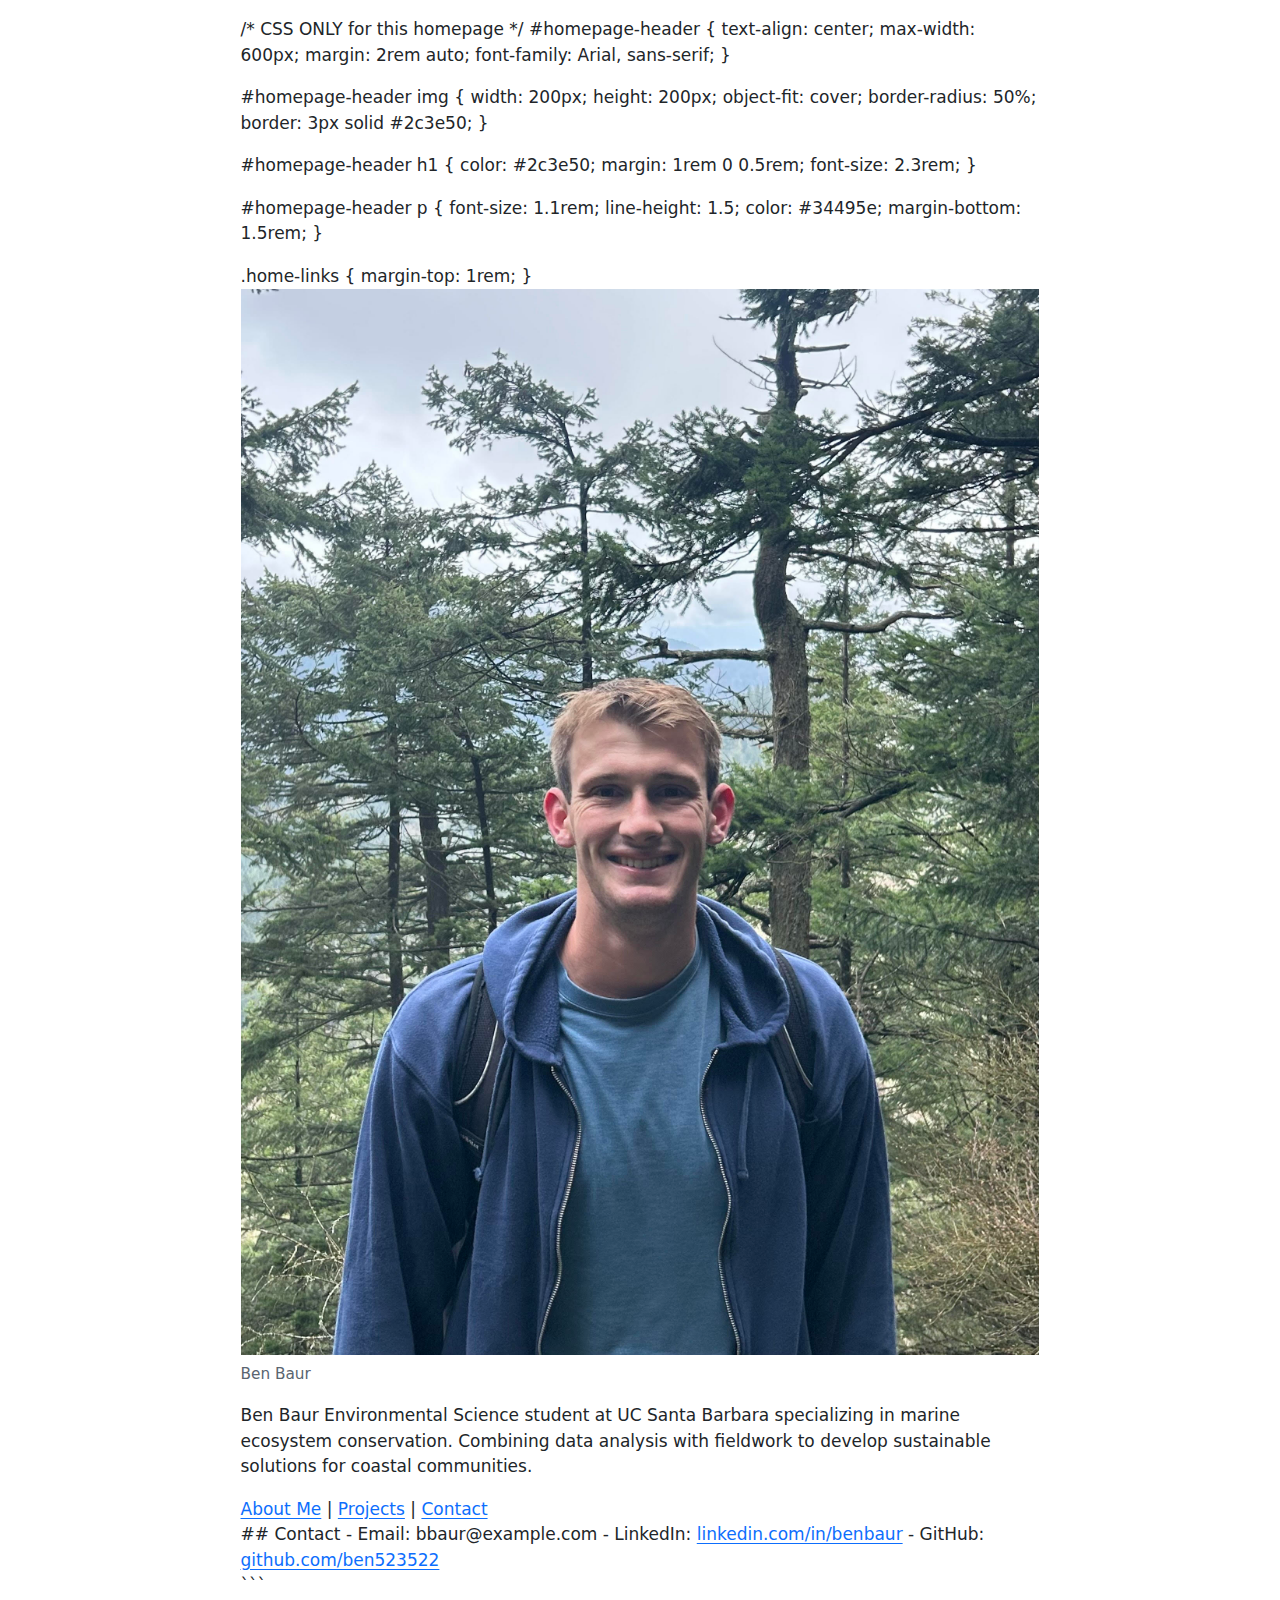
<file: index.html>
<!DOCTYPE html>
<html xmlns="http://www.w3.org/1999/xhtml" lang="en" xml:lang="en"><head>

<meta charset="utf-8">
<meta name="generator" content="quarto-1.7.31">

<meta name="viewport" content="width=device-width, initial-scale=1.0, user-scalable=yes">


<title>index</title>
<style>
code{white-space: pre-wrap;}
span.smallcaps{font-variant: small-caps;}
div.columns{display: flex; gap: min(4vw, 1.5em);}
div.column{flex: auto; overflow-x: auto;}
div.hanging-indent{margin-left: 1.5em; text-indent: -1.5em;}
ul.task-list{list-style: none;}
ul.task-list li input[type="checkbox"] {
  width: 0.8em;
  margin: 0 0.8em 0.2em -1em; /* quarto-specific, see https://github.com/quarto-dev/quarto-cli/issues/4556 */ 
  vertical-align: middle;
}
</style>


<script src="index_files/libs/clipboard/clipboard.min.js"></script>
<script src="index_files/libs/quarto-html/quarto.js" type="module"></script>
<script src="index_files/libs/quarto-html/tabsets/tabsets.js" type="module"></script>
<script src="index_files/libs/quarto-html/popper.min.js"></script>
<script src="index_files/libs/quarto-html/tippy.umd.min.js"></script>
<script src="index_files/libs/quarto-html/anchor.min.js"></script>
<link href="index_files/libs/quarto-html/tippy.css" rel="stylesheet">
<link href="index_files/libs/quarto-html/quarto-syntax-highlighting-e1a5c8363afafaef2c763b6775fbf3ca.css" rel="stylesheet" id="quarto-text-highlighting-styles">
<script src="index_files/libs/bootstrap/bootstrap.min.js"></script>
<link href="index_files/libs/bootstrap/bootstrap-icons.css" rel="stylesheet">
<link href="index_files/libs/bootstrap/bootstrap-bb462d781dde1847d9e3ccf7736099dd.min.css" rel="stylesheet" append-hash="true" id="quarto-bootstrap" data-mode="light">


</head>

<body class="fullcontent quarto-light">

<div id="quarto-content" class="page-columns page-rows-contents page-layout-article">

<main class="content" id="quarto-document-content">




<p>/* CSS ONLY for this homepage */ #homepage-header { text-align: center; max-width: 600px; margin: 2rem auto; font-family: Arial, sans-serif; }</p>
<p>#homepage-header img { width: 200px; height: 200px; object-fit: cover; border-radius: 50%; border: 3px solid #2c3e50; }</p>
<p>#homepage-header h1 { color: #2c3e50; margin: 1rem 0 0.5rem; font-size: 2.3rem; }</p>
<p>#homepage-header p { font-size: 1.1rem; line-height: 1.5; color: #34495e; margin-bottom: 1.5rem; }</p>
.home-links { margin-top: 1rem; }
<div id="homepage-header">
<div class="quarto-figure quarto-figure-center">
<figure class="figure">
<p><img src="images/headshot.jpg" class="img-fluid figure-img"></p>
<figcaption>Ben Baur</figcaption>
</figure>
</div>
<p>Ben Baur Environmental Science student at UC Santa Barbara specializing in marine ecosystem conservation. Combining data analysis with fieldwork to develop sustainable solutions for coastal communities.</p>
<div class="home-links">
<a href="about.qmd">About Me</a> | <a href="projects.qmd">Projects</a> | <a href="#contact">Contact</a>
</div>
</div>
<section id="contact">
## Contact - Email: bbaur@example.com - LinkedIn: <a href="https://linkedin.com/in/benbaur">linkedin.com/in/benbaur</a> - GitHub: <a href="https://github.com/ben523522">github.com/ben523522</a>
</section>
<p>```</p>

</main>
<!-- /main column -->
<script id="quarto-html-after-body" type="application/javascript">
  window.document.addEventListener("DOMContentLoaded", function (event) {
    const icon = "";
    const anchorJS = new window.AnchorJS();
    anchorJS.options = {
      placement: 'right',
      icon: icon
    };
    anchorJS.add('.anchored');
    const isCodeAnnotation = (el) => {
      for (const clz of el.classList) {
        if (clz.startsWith('code-annotation-')) {                     
          return true;
        }
      }
      return false;
    }
    const onCopySuccess = function(e) {
      // button target
      const button = e.trigger;
      // don't keep focus
      button.blur();
      // flash "checked"
      button.classList.add('code-copy-button-checked');
      var currentTitle = button.getAttribute("title");
      button.setAttribute("title", "Copied!");
      let tooltip;
      if (window.bootstrap) {
        button.setAttribute("data-bs-toggle", "tooltip");
        button.setAttribute("data-bs-placement", "left");
        button.setAttribute("data-bs-title", "Copied!");
        tooltip = new bootstrap.Tooltip(button, 
          { trigger: "manual", 
            customClass: "code-copy-button-tooltip",
            offset: [0, -8]});
        tooltip.show();    
      }
      setTimeout(function() {
        if (tooltip) {
          tooltip.hide();
          button.removeAttribute("data-bs-title");
          button.removeAttribute("data-bs-toggle");
          button.removeAttribute("data-bs-placement");
        }
        button.setAttribute("title", currentTitle);
        button.classList.remove('code-copy-button-checked');
      }, 1000);
      // clear code selection
      e.clearSelection();
    }
    const getTextToCopy = function(trigger) {
        const codeEl = trigger.previousElementSibling.cloneNode(true);
        for (const childEl of codeEl.children) {
          if (isCodeAnnotation(childEl)) {
            childEl.remove();
          }
        }
        return codeEl.innerText;
    }
    const clipboard = new window.ClipboardJS('.code-copy-button:not([data-in-quarto-modal])', {
      text: getTextToCopy
    });
    clipboard.on('success', onCopySuccess);
    if (window.document.getElementById('quarto-embedded-source-code-modal')) {
      const clipboardModal = new window.ClipboardJS('.code-copy-button[data-in-quarto-modal]', {
        text: getTextToCopy,
        container: window.document.getElementById('quarto-embedded-source-code-modal')
      });
      clipboardModal.on('success', onCopySuccess);
    }
      var localhostRegex = new RegExp(/^(?:http|https):\/\/localhost\:?[0-9]*\//);
      var mailtoRegex = new RegExp(/^mailto:/);
        var filterRegex = new RegExp('/' + window.location.host + '/');
      var isInternal = (href) => {
          return filterRegex.test(href) || localhostRegex.test(href) || mailtoRegex.test(href);
      }
      // Inspect non-navigation links and adorn them if external
     var links = window.document.querySelectorAll('a[href]:not(.nav-link):not(.navbar-brand):not(.toc-action):not(.sidebar-link):not(.sidebar-item-toggle):not(.pagination-link):not(.no-external):not([aria-hidden]):not(.dropdown-item):not(.quarto-navigation-tool):not(.about-link)');
      for (var i=0; i<links.length; i++) {
        const link = links[i];
        if (!isInternal(link.href)) {
          // undo the damage that might have been done by quarto-nav.js in the case of
          // links that we want to consider external
          if (link.dataset.originalHref !== undefined) {
            link.href = link.dataset.originalHref;
          }
        }
      }
    function tippyHover(el, contentFn, onTriggerFn, onUntriggerFn) {
      const config = {
        allowHTML: true,
        maxWidth: 500,
        delay: 100,
        arrow: false,
        appendTo: function(el) {
            return el.parentElement;
        },
        interactive: true,
        interactiveBorder: 10,
        theme: 'quarto',
        placement: 'bottom-start',
      };
      if (contentFn) {
        config.content = contentFn;
      }
      if (onTriggerFn) {
        config.onTrigger = onTriggerFn;
      }
      if (onUntriggerFn) {
        config.onUntrigger = onUntriggerFn;
      }
      window.tippy(el, config); 
    }
    const noterefs = window.document.querySelectorAll('a[role="doc-noteref"]');
    for (var i=0; i<noterefs.length; i++) {
      const ref = noterefs[i];
      tippyHover(ref, function() {
        // use id or data attribute instead here
        let href = ref.getAttribute('data-footnote-href') || ref.getAttribute('href');
        try { href = new URL(href).hash; } catch {}
        const id = href.replace(/^#\/?/, "");
        const note = window.document.getElementById(id);
        if (note) {
          return note.innerHTML;
        } else {
          return "";
        }
      });
    }
    const xrefs = window.document.querySelectorAll('a.quarto-xref');
    const processXRef = (id, note) => {
      // Strip column container classes
      const stripColumnClz = (el) => {
        el.classList.remove("page-full", "page-columns");
        if (el.children) {
          for (const child of el.children) {
            stripColumnClz(child);
          }
        }
      }
      stripColumnClz(note)
      if (id === null || id.startsWith('sec-')) {
        // Special case sections, only their first couple elements
        const container = document.createElement("div");
        if (note.children && note.children.length > 2) {
          container.appendChild(note.children[0].cloneNode(true));
          for (let i = 1; i < note.children.length; i++) {
            const child = note.children[i];
            if (child.tagName === "P" && child.innerText === "") {
              continue;
            } else {
              container.appendChild(child.cloneNode(true));
              break;
            }
          }
          if (window.Quarto?.typesetMath) {
            window.Quarto.typesetMath(container);
          }
          return container.innerHTML
        } else {
          if (window.Quarto?.typesetMath) {
            window.Quarto.typesetMath(note);
          }
          return note.innerHTML;
        }
      } else {
        // Remove any anchor links if they are present
        const anchorLink = note.querySelector('a.anchorjs-link');
        if (anchorLink) {
          anchorLink.remove();
        }
        if (window.Quarto?.typesetMath) {
          window.Quarto.typesetMath(note);
        }
        if (note.classList.contains("callout")) {
          return note.outerHTML;
        } else {
          return note.innerHTML;
        }
      }
    }
    for (var i=0; i<xrefs.length; i++) {
      const xref = xrefs[i];
      tippyHover(xref, undefined, function(instance) {
        instance.disable();
        let url = xref.getAttribute('href');
        let hash = undefined; 
        if (url.startsWith('#')) {
          hash = url;
        } else {
          try { hash = new URL(url).hash; } catch {}
        }
        if (hash) {
          const id = hash.replace(/^#\/?/, "");
          const note = window.document.getElementById(id);
          if (note !== null) {
            try {
              const html = processXRef(id, note.cloneNode(true));
              instance.setContent(html);
            } finally {
              instance.enable();
              instance.show();
            }
          } else {
            // See if we can fetch this
            fetch(url.split('#')[0])
            .then(res => res.text())
            .then(html => {
              const parser = new DOMParser();
              const htmlDoc = parser.parseFromString(html, "text/html");
              const note = htmlDoc.getElementById(id);
              if (note !== null) {
                const html = processXRef(id, note);
                instance.setContent(html);
              } 
            }).finally(() => {
              instance.enable();
              instance.show();
            });
          }
        } else {
          // See if we can fetch a full url (with no hash to target)
          // This is a special case and we should probably do some content thinning / targeting
          fetch(url)
          .then(res => res.text())
          .then(html => {
            const parser = new DOMParser();
            const htmlDoc = parser.parseFromString(html, "text/html");
            const note = htmlDoc.querySelector('main.content');
            if (note !== null) {
              // This should only happen for chapter cross references
              // (since there is no id in the URL)
              // remove the first header
              if (note.children.length > 0 && note.children[0].tagName === "HEADER") {
                note.children[0].remove();
              }
              const html = processXRef(null, note);
              instance.setContent(html);
            } 
          }).finally(() => {
            instance.enable();
            instance.show();
          });
        }
      }, function(instance) {
      });
    }
        let selectedAnnoteEl;
        const selectorForAnnotation = ( cell, annotation) => {
          let cellAttr = 'data-code-cell="' + cell + '"';
          let lineAttr = 'data-code-annotation="' +  annotation + '"';
          const selector = 'span[' + cellAttr + '][' + lineAttr + ']';
          return selector;
        }
        const selectCodeLines = (annoteEl) => {
          const doc = window.document;
          const targetCell = annoteEl.getAttribute("data-target-cell");
          const targetAnnotation = annoteEl.getAttribute("data-target-annotation");
          const annoteSpan = window.document.querySelector(selectorForAnnotation(targetCell, targetAnnotation));
          const lines = annoteSpan.getAttribute("data-code-lines").split(",");
          const lineIds = lines.map((line) => {
            return targetCell + "-" + line;
          })
          let top = null;
          let height = null;
          let parent = null;
          if (lineIds.length > 0) {
              //compute the position of the single el (top and bottom and make a div)
              const el = window.document.getElementById(lineIds[0]);
              top = el.offsetTop;
              height = el.offsetHeight;
              parent = el.parentElement.parentElement;
            if (lineIds.length > 1) {
              const lastEl = window.document.getElementById(lineIds[lineIds.length - 1]);
              const bottom = lastEl.offsetTop + lastEl.offsetHeight;
              height = bottom - top;
            }
            if (top !== null && height !== null && parent !== null) {
              // cook up a div (if necessary) and position it 
              let div = window.document.getElementById("code-annotation-line-highlight");
              if (div === null) {
                div = window.document.createElement("div");
                div.setAttribute("id", "code-annotation-line-highlight");
                div.style.position = 'absolute';
                parent.appendChild(div);
              }
              div.style.top = top - 2 + "px";
              div.style.height = height + 4 + "px";
              div.style.left = 0;
              let gutterDiv = window.document.getElementById("code-annotation-line-highlight-gutter");
              if (gutterDiv === null) {
                gutterDiv = window.document.createElement("div");
                gutterDiv.setAttribute("id", "code-annotation-line-highlight-gutter");
                gutterDiv.style.position = 'absolute';
                const codeCell = window.document.getElementById(targetCell);
                const gutter = codeCell.querySelector('.code-annotation-gutter');
                gutter.appendChild(gutterDiv);
              }
              gutterDiv.style.top = top - 2 + "px";
              gutterDiv.style.height = height + 4 + "px";
            }
            selectedAnnoteEl = annoteEl;
          }
        };
        const unselectCodeLines = () => {
          const elementsIds = ["code-annotation-line-highlight", "code-annotation-line-highlight-gutter"];
          elementsIds.forEach((elId) => {
            const div = window.document.getElementById(elId);
            if (div) {
              div.remove();
            }
          });
          selectedAnnoteEl = undefined;
        };
          // Handle positioning of the toggle
      window.addEventListener(
        "resize",
        throttle(() => {
          elRect = undefined;
          if (selectedAnnoteEl) {
            selectCodeLines(selectedAnnoteEl);
          }
        }, 10)
      );
      function throttle(fn, ms) {
      let throttle = false;
      let timer;
        return (...args) => {
          if(!throttle) { // first call gets through
              fn.apply(this, args);
              throttle = true;
          } else { // all the others get throttled
              if(timer) clearTimeout(timer); // cancel #2
              timer = setTimeout(() => {
                fn.apply(this, args);
                timer = throttle = false;
              }, ms);
          }
        };
      }
        // Attach click handler to the DT
        const annoteDls = window.document.querySelectorAll('dt[data-target-cell]');
        for (const annoteDlNode of annoteDls) {
          annoteDlNode.addEventListener('click', (event) => {
            const clickedEl = event.target;
            if (clickedEl !== selectedAnnoteEl) {
              unselectCodeLines();
              const activeEl = window.document.querySelector('dt[data-target-cell].code-annotation-active');
              if (activeEl) {
                activeEl.classList.remove('code-annotation-active');
              }
              selectCodeLines(clickedEl);
              clickedEl.classList.add('code-annotation-active');
            } else {
              // Unselect the line
              unselectCodeLines();
              clickedEl.classList.remove('code-annotation-active');
            }
          });
        }
    const findCites = (el) => {
      const parentEl = el.parentElement;
      if (parentEl) {
        const cites = parentEl.dataset.cites;
        if (cites) {
          return {
            el,
            cites: cites.split(' ')
          };
        } else {
          return findCites(el.parentElement)
        }
      } else {
        return undefined;
      }
    };
    var bibliorefs = window.document.querySelectorAll('a[role="doc-biblioref"]');
    for (var i=0; i<bibliorefs.length; i++) {
      const ref = bibliorefs[i];
      const citeInfo = findCites(ref);
      if (citeInfo) {
        tippyHover(citeInfo.el, function() {
          var popup = window.document.createElement('div');
          citeInfo.cites.forEach(function(cite) {
            var citeDiv = window.document.createElement('div');
            citeDiv.classList.add('hanging-indent');
            citeDiv.classList.add('csl-entry');
            var biblioDiv = window.document.getElementById('ref-' + cite);
            if (biblioDiv) {
              citeDiv.innerHTML = biblioDiv.innerHTML;
            }
            popup.appendChild(citeDiv);
          });
          return popup.innerHTML;
        });
      }
    }
  });
  </script>
</div> <!-- /content -->




</body></html>
</file>
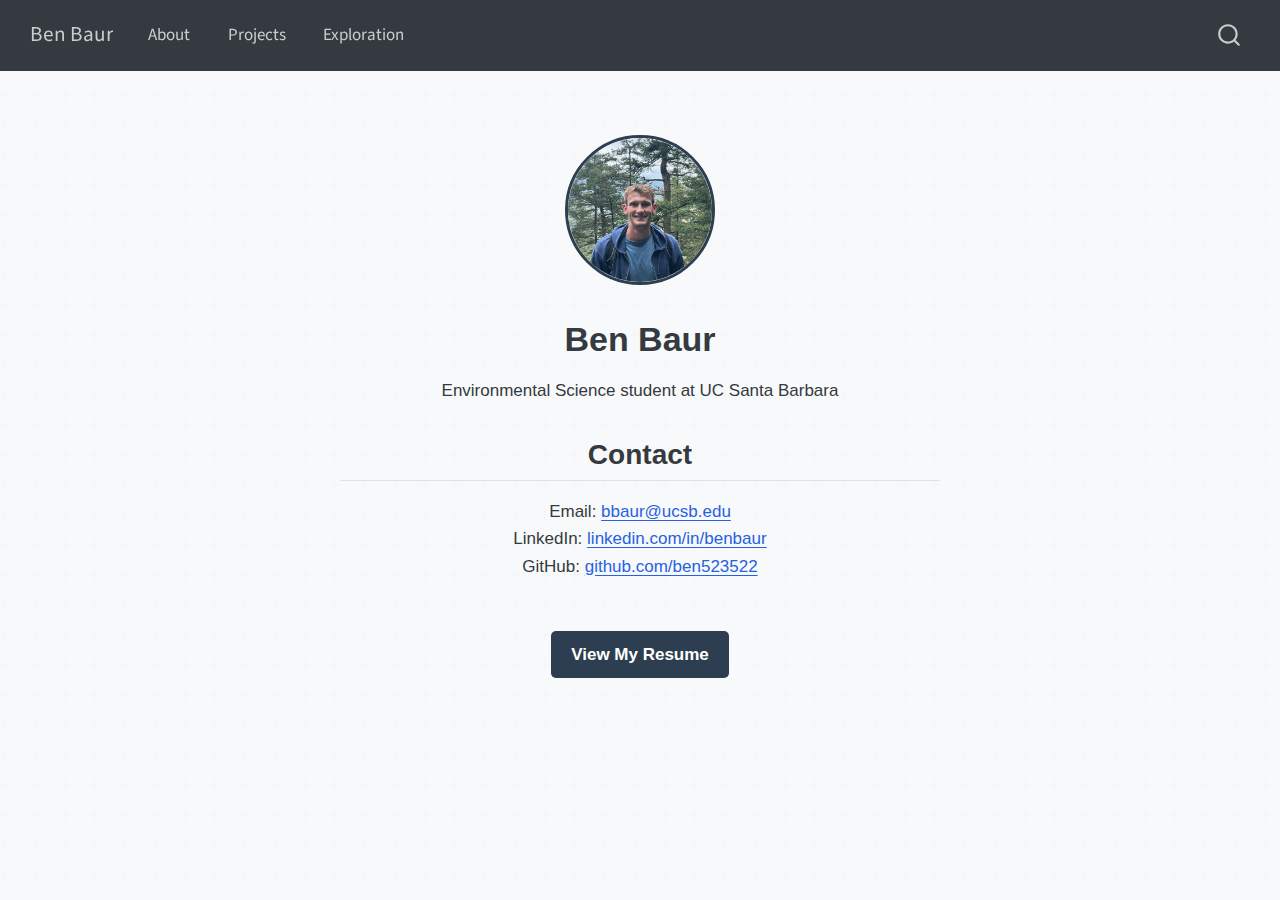
<file: docs/index.html>
<!DOCTYPE html>
<html xmlns="http://www.w3.org/1999/xhtml" lang="en" xml:lang="en"><head>

<meta charset="utf-8">
<meta name="generator" content="quarto-1.7.31">

<meta name="viewport" content="width=device-width, initial-scale=1.0, user-scalable=yes">


<title>Ben Baur</title>
<style>
code{white-space: pre-wrap;}
span.smallcaps{font-variant: small-caps;}
div.columns{display: flex; gap: min(4vw, 1.5em);}
div.column{flex: auto; overflow-x: auto;}
div.hanging-indent{margin-left: 1.5em; text-indent: -1.5em;}
ul.task-list{list-style: none;}
ul.task-list li input[type="checkbox"] {
  width: 0.8em;
  margin: 0 0.8em 0.2em -1em; /* quarto-specific, see https://github.com/quarto-dev/quarto-cli/issues/4556 */ 
  vertical-align: middle;
}
</style>


<script src="site_libs/quarto-nav/quarto-nav.js"></script>
<script src="site_libs/quarto-nav/headroom.min.js"></script>
<script src="site_libs/clipboard/clipboard.min.js"></script>
<script src="site_libs/quarto-search/autocomplete.umd.js"></script>
<script src="site_libs/quarto-search/fuse.min.js"></script>
<script src="site_libs/quarto-search/quarto-search.js"></script>
<meta name="quarto:offset" content="./">
<script src="site_libs/quarto-html/quarto.js" type="module"></script>
<script src="site_libs/quarto-html/tabsets/tabsets.js" type="module"></script>
<script src="site_libs/quarto-html/popper.min.js"></script>
<script src="site_libs/quarto-html/tippy.umd.min.js"></script>
<link href="site_libs/quarto-html/tippy.css" rel="stylesheet">
<link href="site_libs/quarto-html/quarto-syntax-highlighting-e1a5c8363afafaef2c763b6775fbf3ca.css" rel="stylesheet" id="quarto-text-highlighting-styles">
<script src="site_libs/bootstrap/bootstrap.min.js"></script>
<link href="site_libs/bootstrap/bootstrap-icons.css" rel="stylesheet">
<link href="site_libs/bootstrap/bootstrap-ad92c8f6789d64c8f40a91dd2b038e8c.min.css" rel="stylesheet" append-hash="true" id="quarto-bootstrap" data-mode="light">
<script id="quarto-search-options" type="application/json">{
  "location": "navbar",
  "copy-button": false,
  "collapse-after": 3,
  "panel-placement": "end",
  "type": "overlay",
  "limit": 50,
  "keyboard-shortcut": [
    "f",
    "/",
    "s"
  ],
  "show-item-context": false,
  "language": {
    "search-no-results-text": "No results",
    "search-matching-documents-text": "matching documents",
    "search-copy-link-title": "Copy link to search",
    "search-hide-matches-text": "Hide additional matches",
    "search-more-match-text": "more match in this document",
    "search-more-matches-text": "more matches in this document",
    "search-clear-button-title": "Clear",
    "search-text-placeholder": "",
    "search-detached-cancel-button-title": "Cancel",
    "search-submit-button-title": "Submit",
    "search-label": "Search"
  }
}</script>


<link rel="stylesheet" href="styles.css">
</head>

<body class="nav-fixed fullcontent quarto-light">

<div id="quarto-search-results"></div>
  <header id="quarto-header" class="headroom fixed-top">
    <nav class="navbar navbar-expand-lg " data-bs-theme="dark">
      <div class="navbar-container container-fluid">
      <div class="navbar-brand-container mx-auto">
    <a class="navbar-brand" href="./index.html">
    <span class="navbar-title">Ben Baur</span>
    </a>
  </div>
            <div id="quarto-search" class="" title="Search"></div>
          <button class="navbar-toggler" type="button" data-bs-toggle="collapse" data-bs-target="#navbarCollapse" aria-controls="navbarCollapse" role="menu" aria-expanded="false" aria-label="Toggle navigation" onclick="if (window.quartoToggleHeadroom) { window.quartoToggleHeadroom(); }">
  <span class="navbar-toggler-icon"></span>
</button>
          <div class="collapse navbar-collapse" id="navbarCollapse">
            <ul class="navbar-nav navbar-nav-scroll me-auto">
  <li class="nav-item">
    <a class="nav-link" href="./about.html"> 
<span class="menu-text">About</span></a>
  </li>  
  <li class="nav-item">
    <a class="nav-link" href="./projects.html"> 
<span class="menu-text">Projects</span></a>
  </li>  
  <li class="nav-item">
    <a class="nav-link" href="./exploration.html"> 
<span class="menu-text">Exploration</span></a>
  </li>  
</ul>
          </div> <!-- /navcollapse -->
            <div class="quarto-navbar-tools">
</div>
      </div> <!-- /container-fluid -->
    </nav>
</header>
<!-- content -->
<div id="quarto-content" class="quarto-container page-columns page-rows-contents page-layout-article page-navbar">
<!-- sidebar -->
<!-- margin-sidebar -->
    
<!-- main -->
<main class="content" id="quarto-document-content"><header id="title-block-header" class="quarto-title-block"></header>




<style>
/* Homepage CSS */
.profile-img {
  width: 150px;
  height: 150px;
  border-radius: 50%;
  object-fit: cover;
  border: 3px solid #2c3e50;
  display: block;
  margin: 0 auto 1rem;
}

#homepage-content {
  text-align: center;
  max-width: 600px;
  margin: 2rem auto;
  font-family: Arial, sans-serif;
  line-height: 1.6;
}

.home-links {
  margin: 1.5rem 0;
}

.contact-list {
  list-style: none;
  padding-left: 0;
}

.resume-link {
  margin-top: 2rem;
  display: inline-block;
  padding: 0.6rem 1.2rem;
  background-color: #2c3e50;
  color: white;
  text-decoration: none;
  border-radius: 5px;
  font-weight: bold;
  transition: background-color 0.3s;
}

.resume-link:hover {
  background-color: #1a252f;
}
</style>
<div id="homepage-content">
<p><img src="images/headshot.jpg" alt="Ben Baur" class="profile-img"></p>
<h1>
Ben Baur
</h1>
<p>
Environmental Science student at UC Santa Barbara
</p>
<section id="contact">
<h2>
Contact
</h2>
<ul class="contact-list">
<li>
Email: <a href="mailto:bbaur@ucsb.edu?subject=Hi&amp;body=This%20is%20the%20body">bbaur@ucsb.edu</a>
</li>
<li>
LinkedIn: <a href="www.linkedin.com/in/benjamin-baur-b37171360">linkedin.com/in/benbaur</a>
</li>
<li>
GitHub: <a href="https://github.com/ben523522">github.com/ben523522</a>
</li>
</ul>
</section>
<p><a href="resume.pdf" class="resume-link" target="_blank" rel="noopener">View My Resume</a></p>
</div>



</main> <!-- /main -->
<script id="quarto-html-after-body" type="application/javascript">
  window.document.addEventListener("DOMContentLoaded", function (event) {
    const isCodeAnnotation = (el) => {
      for (const clz of el.classList) {
        if (clz.startsWith('code-annotation-')) {                     
          return true;
        }
      }
      return false;
    }
    const onCopySuccess = function(e) {
      // button target
      const button = e.trigger;
      // don't keep focus
      button.blur();
      // flash "checked"
      button.classList.add('code-copy-button-checked');
      var currentTitle = button.getAttribute("title");
      button.setAttribute("title", "Copied!");
      let tooltip;
      if (window.bootstrap) {
        button.setAttribute("data-bs-toggle", "tooltip");
        button.setAttribute("data-bs-placement", "left");
        button.setAttribute("data-bs-title", "Copied!");
        tooltip = new bootstrap.Tooltip(button, 
          { trigger: "manual", 
            customClass: "code-copy-button-tooltip",
            offset: [0, -8]});
        tooltip.show();    
      }
      setTimeout(function() {
        if (tooltip) {
          tooltip.hide();
          button.removeAttribute("data-bs-title");
          button.removeAttribute("data-bs-toggle");
          button.removeAttribute("data-bs-placement");
        }
        button.setAttribute("title", currentTitle);
        button.classList.remove('code-copy-button-checked');
      }, 1000);
      // clear code selection
      e.clearSelection();
    }
    const getTextToCopy = function(trigger) {
        const codeEl = trigger.previousElementSibling.cloneNode(true);
        for (const childEl of codeEl.children) {
          if (isCodeAnnotation(childEl)) {
            childEl.remove();
          }
        }
        return codeEl.innerText;
    }
    const clipboard = new window.ClipboardJS('.code-copy-button:not([data-in-quarto-modal])', {
      text: getTextToCopy
    });
    clipboard.on('success', onCopySuccess);
    if (window.document.getElementById('quarto-embedded-source-code-modal')) {
      const clipboardModal = new window.ClipboardJS('.code-copy-button[data-in-quarto-modal]', {
        text: getTextToCopy,
        container: window.document.getElementById('quarto-embedded-source-code-modal')
      });
      clipboardModal.on('success', onCopySuccess);
    }
      var localhostRegex = new RegExp(/^(?:http|https):\/\/localhost\:?[0-9]*\//);
      var mailtoRegex = new RegExp(/^mailto:/);
        var filterRegex = new RegExp('/' + window.location.host + '/');
      var isInternal = (href) => {
          return filterRegex.test(href) || localhostRegex.test(href) || mailtoRegex.test(href);
      }
      // Inspect non-navigation links and adorn them if external
     var links = window.document.querySelectorAll('a[href]:not(.nav-link):not(.navbar-brand):not(.toc-action):not(.sidebar-link):not(.sidebar-item-toggle):not(.pagination-link):not(.no-external):not([aria-hidden]):not(.dropdown-item):not(.quarto-navigation-tool):not(.about-link)');
      for (var i=0; i<links.length; i++) {
        const link = links[i];
        if (!isInternal(link.href)) {
          // undo the damage that might have been done by quarto-nav.js in the case of
          // links that we want to consider external
          if (link.dataset.originalHref !== undefined) {
            link.href = link.dataset.originalHref;
          }
        }
      }
    function tippyHover(el, contentFn, onTriggerFn, onUntriggerFn) {
      const config = {
        allowHTML: true,
        maxWidth: 500,
        delay: 100,
        arrow: false,
        appendTo: function(el) {
            return el.parentElement;
        },
        interactive: true,
        interactiveBorder: 10,
        theme: 'quarto',
        placement: 'bottom-start',
      };
      if (contentFn) {
        config.content = contentFn;
      }
      if (onTriggerFn) {
        config.onTrigger = onTriggerFn;
      }
      if (onUntriggerFn) {
        config.onUntrigger = onUntriggerFn;
      }
      window.tippy(el, config); 
    }
    const noterefs = window.document.querySelectorAll('a[role="doc-noteref"]');
    for (var i=0; i<noterefs.length; i++) {
      const ref = noterefs[i];
      tippyHover(ref, function() {
        // use id or data attribute instead here
        let href = ref.getAttribute('data-footnote-href') || ref.getAttribute('href');
        try { href = new URL(href).hash; } catch {}
        const id = href.replace(/^#\/?/, "");
        const note = window.document.getElementById(id);
        if (note) {
          return note.innerHTML;
        } else {
          return "";
        }
      });
    }
    const xrefs = window.document.querySelectorAll('a.quarto-xref');
    const processXRef = (id, note) => {
      // Strip column container classes
      const stripColumnClz = (el) => {
        el.classList.remove("page-full", "page-columns");
        if (el.children) {
          for (const child of el.children) {
            stripColumnClz(child);
          }
        }
      }
      stripColumnClz(note)
      if (id === null || id.startsWith('sec-')) {
        // Special case sections, only their first couple elements
        const container = document.createElement("div");
        if (note.children && note.children.length > 2) {
          container.appendChild(note.children[0].cloneNode(true));
          for (let i = 1; i < note.children.length; i++) {
            const child = note.children[i];
            if (child.tagName === "P" && child.innerText === "") {
              continue;
            } else {
              container.appendChild(child.cloneNode(true));
              break;
            }
          }
          if (window.Quarto?.typesetMath) {
            window.Quarto.typesetMath(container);
          }
          return container.innerHTML
        } else {
          if (window.Quarto?.typesetMath) {
            window.Quarto.typesetMath(note);
          }
          return note.innerHTML;
        }
      } else {
        // Remove any anchor links if they are present
        const anchorLink = note.querySelector('a.anchorjs-link');
        if (anchorLink) {
          anchorLink.remove();
        }
        if (window.Quarto?.typesetMath) {
          window.Quarto.typesetMath(note);
        }
        if (note.classList.contains("callout")) {
          return note.outerHTML;
        } else {
          return note.innerHTML;
        }
      }
    }
    for (var i=0; i<xrefs.length; i++) {
      const xref = xrefs[i];
      tippyHover(xref, undefined, function(instance) {
        instance.disable();
        let url = xref.getAttribute('href');
        let hash = undefined; 
        if (url.startsWith('#')) {
          hash = url;
        } else {
          try { hash = new URL(url).hash; } catch {}
        }
        if (hash) {
          const id = hash.replace(/^#\/?/, "");
          const note = window.document.getElementById(id);
          if (note !== null) {
            try {
              const html = processXRef(id, note.cloneNode(true));
              instance.setContent(html);
            } finally {
              instance.enable();
              instance.show();
            }
          } else {
            // See if we can fetch this
            fetch(url.split('#')[0])
            .then(res => res.text())
            .then(html => {
              const parser = new DOMParser();
              const htmlDoc = parser.parseFromString(html, "text/html");
              const note = htmlDoc.getElementById(id);
              if (note !== null) {
                const html = processXRef(id, note);
                instance.setContent(html);
              } 
            }).finally(() => {
              instance.enable();
              instance.show();
            });
          }
        } else {
          // See if we can fetch a full url (with no hash to target)
          // This is a special case and we should probably do some content thinning / targeting
          fetch(url)
          .then(res => res.text())
          .then(html => {
            const parser = new DOMParser();
            const htmlDoc = parser.parseFromString(html, "text/html");
            const note = htmlDoc.querySelector('main.content');
            if (note !== null) {
              // This should only happen for chapter cross references
              // (since there is no id in the URL)
              // remove the first header
              if (note.children.length > 0 && note.children[0].tagName === "HEADER") {
                note.children[0].remove();
              }
              const html = processXRef(null, note);
              instance.setContent(html);
            } 
          }).finally(() => {
            instance.enable();
            instance.show();
          });
        }
      }, function(instance) {
      });
    }
        let selectedAnnoteEl;
        const selectorForAnnotation = ( cell, annotation) => {
          let cellAttr = 'data-code-cell="' + cell + '"';
          let lineAttr = 'data-code-annotation="' +  annotation + '"';
          const selector = 'span[' + cellAttr + '][' + lineAttr + ']';
          return selector;
        }
        const selectCodeLines = (annoteEl) => {
          const doc = window.document;
          const targetCell = annoteEl.getAttribute("data-target-cell");
          const targetAnnotation = annoteEl.getAttribute("data-target-annotation");
          const annoteSpan = window.document.querySelector(selectorForAnnotation(targetCell, targetAnnotation));
          const lines = annoteSpan.getAttribute("data-code-lines").split(",");
          const lineIds = lines.map((line) => {
            return targetCell + "-" + line;
          })
          let top = null;
          let height = null;
          let parent = null;
          if (lineIds.length > 0) {
              //compute the position of the single el (top and bottom and make a div)
              const el = window.document.getElementById(lineIds[0]);
              top = el.offsetTop;
              height = el.offsetHeight;
              parent = el.parentElement.parentElement;
            if (lineIds.length > 1) {
              const lastEl = window.document.getElementById(lineIds[lineIds.length - 1]);
              const bottom = lastEl.offsetTop + lastEl.offsetHeight;
              height = bottom - top;
            }
            if (top !== null && height !== null && parent !== null) {
              // cook up a div (if necessary) and position it 
              let div = window.document.getElementById("code-annotation-line-highlight");
              if (div === null) {
                div = window.document.createElement("div");
                div.setAttribute("id", "code-annotation-line-highlight");
                div.style.position = 'absolute';
                parent.appendChild(div);
              }
              div.style.top = top - 2 + "px";
              div.style.height = height + 4 + "px";
              div.style.left = 0;
              let gutterDiv = window.document.getElementById("code-annotation-line-highlight-gutter");
              if (gutterDiv === null) {
                gutterDiv = window.document.createElement("div");
                gutterDiv.setAttribute("id", "code-annotation-line-highlight-gutter");
                gutterDiv.style.position = 'absolute';
                const codeCell = window.document.getElementById(targetCell);
                const gutter = codeCell.querySelector('.code-annotation-gutter');
                gutter.appendChild(gutterDiv);
              }
              gutterDiv.style.top = top - 2 + "px";
              gutterDiv.style.height = height + 4 + "px";
            }
            selectedAnnoteEl = annoteEl;
          }
        };
        const unselectCodeLines = () => {
          const elementsIds = ["code-annotation-line-highlight", "code-annotation-line-highlight-gutter"];
          elementsIds.forEach((elId) => {
            const div = window.document.getElementById(elId);
            if (div) {
              div.remove();
            }
          });
          selectedAnnoteEl = undefined;
        };
          // Handle positioning of the toggle
      window.addEventListener(
        "resize",
        throttle(() => {
          elRect = undefined;
          if (selectedAnnoteEl) {
            selectCodeLines(selectedAnnoteEl);
          }
        }, 10)
      );
      function throttle(fn, ms) {
      let throttle = false;
      let timer;
        return (...args) => {
          if(!throttle) { // first call gets through
              fn.apply(this, args);
              throttle = true;
          } else { // all the others get throttled
              if(timer) clearTimeout(timer); // cancel #2
              timer = setTimeout(() => {
                fn.apply(this, args);
                timer = throttle = false;
              }, ms);
          }
        };
      }
        // Attach click handler to the DT
        const annoteDls = window.document.querySelectorAll('dt[data-target-cell]');
        for (const annoteDlNode of annoteDls) {
          annoteDlNode.addEventListener('click', (event) => {
            const clickedEl = event.target;
            if (clickedEl !== selectedAnnoteEl) {
              unselectCodeLines();
              const activeEl = window.document.querySelector('dt[data-target-cell].code-annotation-active');
              if (activeEl) {
                activeEl.classList.remove('code-annotation-active');
              }
              selectCodeLines(clickedEl);
              clickedEl.classList.add('code-annotation-active');
            } else {
              // Unselect the line
              unselectCodeLines();
              clickedEl.classList.remove('code-annotation-active');
            }
          });
        }
    const findCites = (el) => {
      const parentEl = el.parentElement;
      if (parentEl) {
        const cites = parentEl.dataset.cites;
        if (cites) {
          return {
            el,
            cites: cites.split(' ')
          };
        } else {
          return findCites(el.parentElement)
        }
      } else {
        return undefined;
      }
    };
    var bibliorefs = window.document.querySelectorAll('a[role="doc-biblioref"]');
    for (var i=0; i<bibliorefs.length; i++) {
      const ref = bibliorefs[i];
      const citeInfo = findCites(ref);
      if (citeInfo) {
        tippyHover(citeInfo.el, function() {
          var popup = window.document.createElement('div');
          citeInfo.cites.forEach(function(cite) {
            var citeDiv = window.document.createElement('div');
            citeDiv.classList.add('hanging-indent');
            citeDiv.classList.add('csl-entry');
            var biblioDiv = window.document.getElementById('ref-' + cite);
            if (biblioDiv) {
              citeDiv.innerHTML = biblioDiv.innerHTML;
            }
            popup.appendChild(citeDiv);
          });
          return popup.innerHTML;
        });
      }
    }
  });
  </script>
</div> <!-- /content -->




</body></html>
</file>
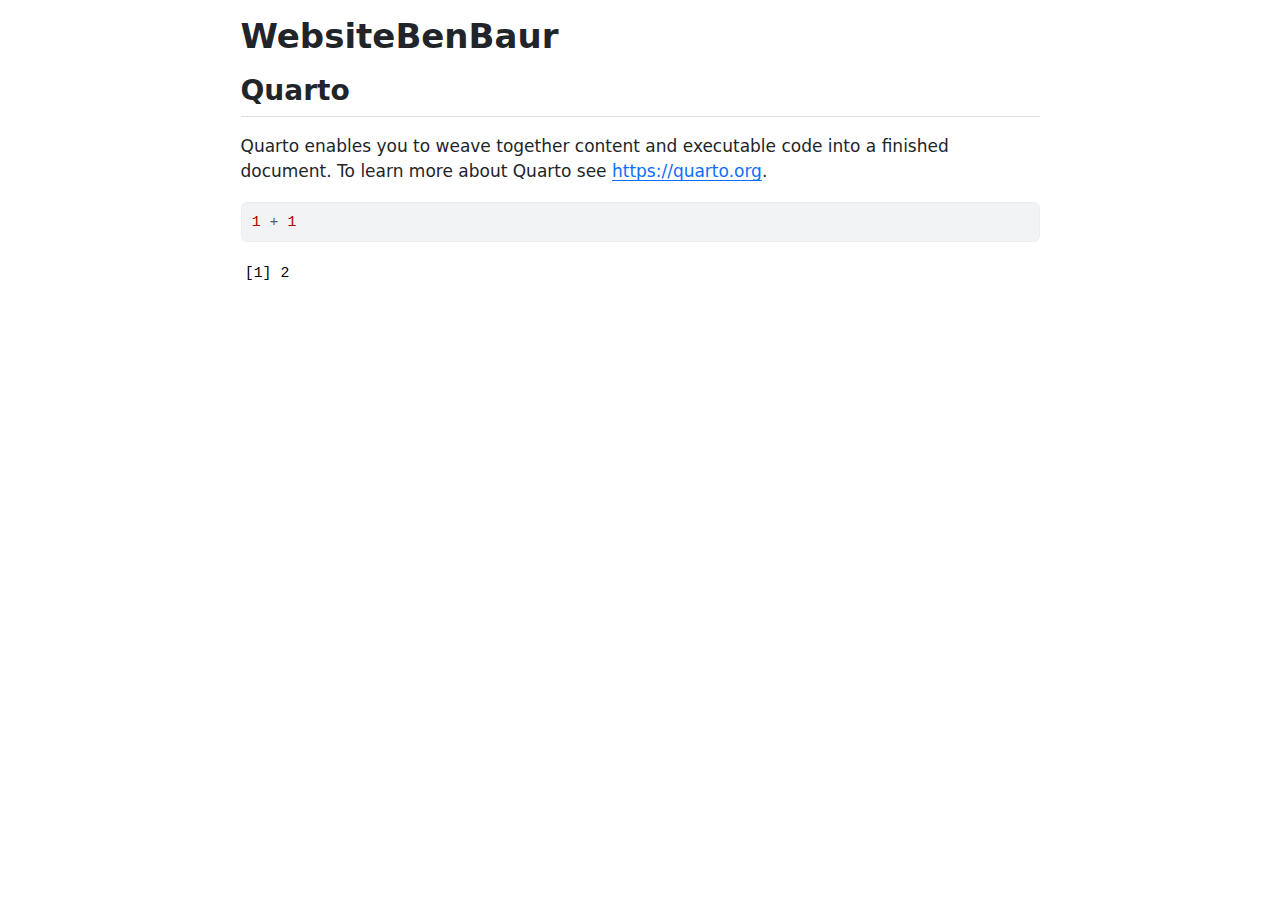
<file: WebsiteBenBaur.html>
<!DOCTYPE html>
<html xmlns="http://www.w3.org/1999/xhtml" lang="en" xml:lang="en"><head>

<meta charset="utf-8">
<meta name="generator" content="quarto-1.7.31">

<meta name="viewport" content="width=device-width, initial-scale=1.0, user-scalable=yes">


<title>WebsiteBenBaur</title>
<style>
code{white-space: pre-wrap;}
span.smallcaps{font-variant: small-caps;}
div.columns{display: flex; gap: min(4vw, 1.5em);}
div.column{flex: auto; overflow-x: auto;}
div.hanging-indent{margin-left: 1.5em; text-indent: -1.5em;}
ul.task-list{list-style: none;}
ul.task-list li input[type="checkbox"] {
  width: 0.8em;
  margin: 0 0.8em 0.2em -1em; /* quarto-specific, see https://github.com/quarto-dev/quarto-cli/issues/4556 */ 
  vertical-align: middle;
}
/* CSS for syntax highlighting */
html { -webkit-text-size-adjust: 100%; }
pre > code.sourceCode { white-space: pre; position: relative; }
pre > code.sourceCode > span { display: inline-block; line-height: 1.25; }
pre > code.sourceCode > span:empty { height: 1.2em; }
.sourceCode { overflow: visible; }
code.sourceCode > span { color: inherit; text-decoration: inherit; }
div.sourceCode { margin: 1em 0; }
pre.sourceCode { margin: 0; }
@media screen {
div.sourceCode { overflow: auto; }
}
@media print {
pre > code.sourceCode { white-space: pre-wrap; }
pre > code.sourceCode > span { text-indent: -5em; padding-left: 5em; }
}
pre.numberSource code
  { counter-reset: source-line 0; }
pre.numberSource code > span
  { position: relative; left: -4em; counter-increment: source-line; }
pre.numberSource code > span > a:first-child::before
  { content: counter(source-line);
    position: relative; left: -1em; text-align: right; vertical-align: baseline;
    border: none; display: inline-block;
    -webkit-touch-callout: none; -webkit-user-select: none;
    -khtml-user-select: none; -moz-user-select: none;
    -ms-user-select: none; user-select: none;
    padding: 0 4px; width: 4em;
  }
pre.numberSource { margin-left: 3em;  padding-left: 4px; }
div.sourceCode
  {   }
@media screen {
pre > code.sourceCode > span > a:first-child::before { text-decoration: underline; }
}
</style>


<script src="WebsiteBenBaur_files/libs/clipboard/clipboard.min.js"></script>
<script src="WebsiteBenBaur_files/libs/quarto-html/quarto.js" type="module"></script>
<script src="WebsiteBenBaur_files/libs/quarto-html/tabsets/tabsets.js" type="module"></script>
<script src="WebsiteBenBaur_files/libs/quarto-html/popper.min.js"></script>
<script src="WebsiteBenBaur_files/libs/quarto-html/tippy.umd.min.js"></script>
<script src="WebsiteBenBaur_files/libs/quarto-html/anchor.min.js"></script>
<link href="WebsiteBenBaur_files/libs/quarto-html/tippy.css" rel="stylesheet">
<link href="WebsiteBenBaur_files/libs/quarto-html/quarto-syntax-highlighting-e1a5c8363afafaef2c763b6775fbf3ca.css" rel="stylesheet" id="quarto-text-highlighting-styles">
<script src="WebsiteBenBaur_files/libs/bootstrap/bootstrap.min.js"></script>
<link href="WebsiteBenBaur_files/libs/bootstrap/bootstrap-icons.css" rel="stylesheet">
<link href="WebsiteBenBaur_files/libs/bootstrap/bootstrap-bb462d781dde1847d9e3ccf7736099dd.min.css" rel="stylesheet" append-hash="true" id="quarto-bootstrap" data-mode="light">


</head>

<body class="fullcontent quarto-light">

<div id="quarto-content" class="page-columns page-rows-contents page-layout-article">

<main class="content" id="quarto-document-content">

<header id="title-block-header" class="quarto-title-block default">
<div class="quarto-title">
<h1 class="title">WebsiteBenBaur</h1>
</div>



<div class="quarto-title-meta">

    
  
    
  </div>
  


</header>


<section id="quarto" class="level2">
<h2 class="anchored" data-anchor-id="quarto">Quarto</h2>
<p>Quarto enables you to weave together content and executable code into a finished document. To learn more about Quarto see <a href="https://quarto.org" class="uri">https://quarto.org</a>.</p>
<div class="cell">
<div class="sourceCode cell-code" id="cb1"><pre class="sourceCode r code-with-copy"><code class="sourceCode r"><span id="cb1-1"><a href="#cb1-1" aria-hidden="true" tabindex="-1"></a><span class="dv">1</span> <span class="sc">+</span> <span class="dv">1</span></span></code><button title="Copy to Clipboard" class="code-copy-button"><i class="bi"></i></button></pre></div>
<div class="cell-output cell-output-stdout">
<pre><code>[1] 2</code></pre>
</div>
</div>
</section>

</main>
<!-- /main column -->
<script id="quarto-html-after-body" type="application/javascript">
  window.document.addEventListener("DOMContentLoaded", function (event) {
    const icon = "";
    const anchorJS = new window.AnchorJS();
    anchorJS.options = {
      placement: 'right',
      icon: icon
    };
    anchorJS.add('.anchored');
    const isCodeAnnotation = (el) => {
      for (const clz of el.classList) {
        if (clz.startsWith('code-annotation-')) {                     
          return true;
        }
      }
      return false;
    }
    const onCopySuccess = function(e) {
      // button target
      const button = e.trigger;
      // don't keep focus
      button.blur();
      // flash "checked"
      button.classList.add('code-copy-button-checked');
      var currentTitle = button.getAttribute("title");
      button.setAttribute("title", "Copied!");
      let tooltip;
      if (window.bootstrap) {
        button.setAttribute("data-bs-toggle", "tooltip");
        button.setAttribute("data-bs-placement", "left");
        button.setAttribute("data-bs-title", "Copied!");
        tooltip = new bootstrap.Tooltip(button, 
          { trigger: "manual", 
            customClass: "code-copy-button-tooltip",
            offset: [0, -8]});
        tooltip.show();    
      }
      setTimeout(function() {
        if (tooltip) {
          tooltip.hide();
          button.removeAttribute("data-bs-title");
          button.removeAttribute("data-bs-toggle");
          button.removeAttribute("data-bs-placement");
        }
        button.setAttribute("title", currentTitle);
        button.classList.remove('code-copy-button-checked');
      }, 1000);
      // clear code selection
      e.clearSelection();
    }
    const getTextToCopy = function(trigger) {
        const codeEl = trigger.previousElementSibling.cloneNode(true);
        for (const childEl of codeEl.children) {
          if (isCodeAnnotation(childEl)) {
            childEl.remove();
          }
        }
        return codeEl.innerText;
    }
    const clipboard = new window.ClipboardJS('.code-copy-button:not([data-in-quarto-modal])', {
      text: getTextToCopy
    });
    clipboard.on('success', onCopySuccess);
    if (window.document.getElementById('quarto-embedded-source-code-modal')) {
      const clipboardModal = new window.ClipboardJS('.code-copy-button[data-in-quarto-modal]', {
        text: getTextToCopy,
        container: window.document.getElementById('quarto-embedded-source-code-modal')
      });
      clipboardModal.on('success', onCopySuccess);
    }
      var localhostRegex = new RegExp(/^(?:http|https):\/\/localhost\:?[0-9]*\//);
      var mailtoRegex = new RegExp(/^mailto:/);
        var filterRegex = new RegExp('/' + window.location.host + '/');
      var isInternal = (href) => {
          return filterRegex.test(href) || localhostRegex.test(href) || mailtoRegex.test(href);
      }
      // Inspect non-navigation links and adorn them if external
     var links = window.document.querySelectorAll('a[href]:not(.nav-link):not(.navbar-brand):not(.toc-action):not(.sidebar-link):not(.sidebar-item-toggle):not(.pagination-link):not(.no-external):not([aria-hidden]):not(.dropdown-item):not(.quarto-navigation-tool):not(.about-link)');
      for (var i=0; i<links.length; i++) {
        const link = links[i];
        if (!isInternal(link.href)) {
          // undo the damage that might have been done by quarto-nav.js in the case of
          // links that we want to consider external
          if (link.dataset.originalHref !== undefined) {
            link.href = link.dataset.originalHref;
          }
        }
      }
    function tippyHover(el, contentFn, onTriggerFn, onUntriggerFn) {
      const config = {
        allowHTML: true,
        maxWidth: 500,
        delay: 100,
        arrow: false,
        appendTo: function(el) {
            return el.parentElement;
        },
        interactive: true,
        interactiveBorder: 10,
        theme: 'quarto',
        placement: 'bottom-start',
      };
      if (contentFn) {
        config.content = contentFn;
      }
      if (onTriggerFn) {
        config.onTrigger = onTriggerFn;
      }
      if (onUntriggerFn) {
        config.onUntrigger = onUntriggerFn;
      }
      window.tippy(el, config); 
    }
    const noterefs = window.document.querySelectorAll('a[role="doc-noteref"]');
    for (var i=0; i<noterefs.length; i++) {
      const ref = noterefs[i];
      tippyHover(ref, function() {
        // use id or data attribute instead here
        let href = ref.getAttribute('data-footnote-href') || ref.getAttribute('href');
        try { href = new URL(href).hash; } catch {}
        const id = href.replace(/^#\/?/, "");
        const note = window.document.getElementById(id);
        if (note) {
          return note.innerHTML;
        } else {
          return "";
        }
      });
    }
    const xrefs = window.document.querySelectorAll('a.quarto-xref');
    const processXRef = (id, note) => {
      // Strip column container classes
      const stripColumnClz = (el) => {
        el.classList.remove("page-full", "page-columns");
        if (el.children) {
          for (const child of el.children) {
            stripColumnClz(child);
          }
        }
      }
      stripColumnClz(note)
      if (id === null || id.startsWith('sec-')) {
        // Special case sections, only their first couple elements
        const container = document.createElement("div");
        if (note.children && note.children.length > 2) {
          container.appendChild(note.children[0].cloneNode(true));
          for (let i = 1; i < note.children.length; i++) {
            const child = note.children[i];
            if (child.tagName === "P" && child.innerText === "") {
              continue;
            } else {
              container.appendChild(child.cloneNode(true));
              break;
            }
          }
          if (window.Quarto?.typesetMath) {
            window.Quarto.typesetMath(container);
          }
          return container.innerHTML
        } else {
          if (window.Quarto?.typesetMath) {
            window.Quarto.typesetMath(note);
          }
          return note.innerHTML;
        }
      } else {
        // Remove any anchor links if they are present
        const anchorLink = note.querySelector('a.anchorjs-link');
        if (anchorLink) {
          anchorLink.remove();
        }
        if (window.Quarto?.typesetMath) {
          window.Quarto.typesetMath(note);
        }
        if (note.classList.contains("callout")) {
          return note.outerHTML;
        } else {
          return note.innerHTML;
        }
      }
    }
    for (var i=0; i<xrefs.length; i++) {
      const xref = xrefs[i];
      tippyHover(xref, undefined, function(instance) {
        instance.disable();
        let url = xref.getAttribute('href');
        let hash = undefined; 
        if (url.startsWith('#')) {
          hash = url;
        } else {
          try { hash = new URL(url).hash; } catch {}
        }
        if (hash) {
          const id = hash.replace(/^#\/?/, "");
          const note = window.document.getElementById(id);
          if (note !== null) {
            try {
              const html = processXRef(id, note.cloneNode(true));
              instance.setContent(html);
            } finally {
              instance.enable();
              instance.show();
            }
          } else {
            // See if we can fetch this
            fetch(url.split('#')[0])
            .then(res => res.text())
            .then(html => {
              const parser = new DOMParser();
              const htmlDoc = parser.parseFromString(html, "text/html");
              const note = htmlDoc.getElementById(id);
              if (note !== null) {
                const html = processXRef(id, note);
                instance.setContent(html);
              } 
            }).finally(() => {
              instance.enable();
              instance.show();
            });
          }
        } else {
          // See if we can fetch a full url (with no hash to target)
          // This is a special case and we should probably do some content thinning / targeting
          fetch(url)
          .then(res => res.text())
          .then(html => {
            const parser = new DOMParser();
            const htmlDoc = parser.parseFromString(html, "text/html");
            const note = htmlDoc.querySelector('main.content');
            if (note !== null) {
              // This should only happen for chapter cross references
              // (since there is no id in the URL)
              // remove the first header
              if (note.children.length > 0 && note.children[0].tagName === "HEADER") {
                note.children[0].remove();
              }
              const html = processXRef(null, note);
              instance.setContent(html);
            } 
          }).finally(() => {
            instance.enable();
            instance.show();
          });
        }
      }, function(instance) {
      });
    }
        let selectedAnnoteEl;
        const selectorForAnnotation = ( cell, annotation) => {
          let cellAttr = 'data-code-cell="' + cell + '"';
          let lineAttr = 'data-code-annotation="' +  annotation + '"';
          const selector = 'span[' + cellAttr + '][' + lineAttr + ']';
          return selector;
        }
        const selectCodeLines = (annoteEl) => {
          const doc = window.document;
          const targetCell = annoteEl.getAttribute("data-target-cell");
          const targetAnnotation = annoteEl.getAttribute("data-target-annotation");
          const annoteSpan = window.document.querySelector(selectorForAnnotation(targetCell, targetAnnotation));
          const lines = annoteSpan.getAttribute("data-code-lines").split(",");
          const lineIds = lines.map((line) => {
            return targetCell + "-" + line;
          })
          let top = null;
          let height = null;
          let parent = null;
          if (lineIds.length > 0) {
              //compute the position of the single el (top and bottom and make a div)
              const el = window.document.getElementById(lineIds[0]);
              top = el.offsetTop;
              height = el.offsetHeight;
              parent = el.parentElement.parentElement;
            if (lineIds.length > 1) {
              const lastEl = window.document.getElementById(lineIds[lineIds.length - 1]);
              const bottom = lastEl.offsetTop + lastEl.offsetHeight;
              height = bottom - top;
            }
            if (top !== null && height !== null && parent !== null) {
              // cook up a div (if necessary) and position it 
              let div = window.document.getElementById("code-annotation-line-highlight");
              if (div === null) {
                div = window.document.createElement("div");
                div.setAttribute("id", "code-annotation-line-highlight");
                div.style.position = 'absolute';
                parent.appendChild(div);
              }
              div.style.top = top - 2 + "px";
              div.style.height = height + 4 + "px";
              div.style.left = 0;
              let gutterDiv = window.document.getElementById("code-annotation-line-highlight-gutter");
              if (gutterDiv === null) {
                gutterDiv = window.document.createElement("div");
                gutterDiv.setAttribute("id", "code-annotation-line-highlight-gutter");
                gutterDiv.style.position = 'absolute';
                const codeCell = window.document.getElementById(targetCell);
                const gutter = codeCell.querySelector('.code-annotation-gutter');
                gutter.appendChild(gutterDiv);
              }
              gutterDiv.style.top = top - 2 + "px";
              gutterDiv.style.height = height + 4 + "px";
            }
            selectedAnnoteEl = annoteEl;
          }
        };
        const unselectCodeLines = () => {
          const elementsIds = ["code-annotation-line-highlight", "code-annotation-line-highlight-gutter"];
          elementsIds.forEach((elId) => {
            const div = window.document.getElementById(elId);
            if (div) {
              div.remove();
            }
          });
          selectedAnnoteEl = undefined;
        };
          // Handle positioning of the toggle
      window.addEventListener(
        "resize",
        throttle(() => {
          elRect = undefined;
          if (selectedAnnoteEl) {
            selectCodeLines(selectedAnnoteEl);
          }
        }, 10)
      );
      function throttle(fn, ms) {
      let throttle = false;
      let timer;
        return (...args) => {
          if(!throttle) { // first call gets through
              fn.apply(this, args);
              throttle = true;
          } else { // all the others get throttled
              if(timer) clearTimeout(timer); // cancel #2
              timer = setTimeout(() => {
                fn.apply(this, args);
                timer = throttle = false;
              }, ms);
          }
        };
      }
        // Attach click handler to the DT
        const annoteDls = window.document.querySelectorAll('dt[data-target-cell]');
        for (const annoteDlNode of annoteDls) {
          annoteDlNode.addEventListener('click', (event) => {
            const clickedEl = event.target;
            if (clickedEl !== selectedAnnoteEl) {
              unselectCodeLines();
              const activeEl = window.document.querySelector('dt[data-target-cell].code-annotation-active');
              if (activeEl) {
                activeEl.classList.remove('code-annotation-active');
              }
              selectCodeLines(clickedEl);
              clickedEl.classList.add('code-annotation-active');
            } else {
              // Unselect the line
              unselectCodeLines();
              clickedEl.classList.remove('code-annotation-active');
            }
          });
        }
    const findCites = (el) => {
      const parentEl = el.parentElement;
      if (parentEl) {
        const cites = parentEl.dataset.cites;
        if (cites) {
          return {
            el,
            cites: cites.split(' ')
          };
        } else {
          return findCites(el.parentElement)
        }
      } else {
        return undefined;
      }
    };
    var bibliorefs = window.document.querySelectorAll('a[role="doc-biblioref"]');
    for (var i=0; i<bibliorefs.length; i++) {
      const ref = bibliorefs[i];
      const citeInfo = findCites(ref);
      if (citeInfo) {
        tippyHover(citeInfo.el, function() {
          var popup = window.document.createElement('div');
          citeInfo.cites.forEach(function(cite) {
            var citeDiv = window.document.createElement('div');
            citeDiv.classList.add('hanging-indent');
            citeDiv.classList.add('csl-entry');
            var biblioDiv = window.document.getElementById('ref-' + cite);
            if (biblioDiv) {
              citeDiv.innerHTML = biblioDiv.innerHTML;
            }
            popup.appendChild(citeDiv);
          });
          return popup.innerHTML;
        });
      }
    }
  });
  </script>
</div> <!-- /content -->




</body></html>
</file>
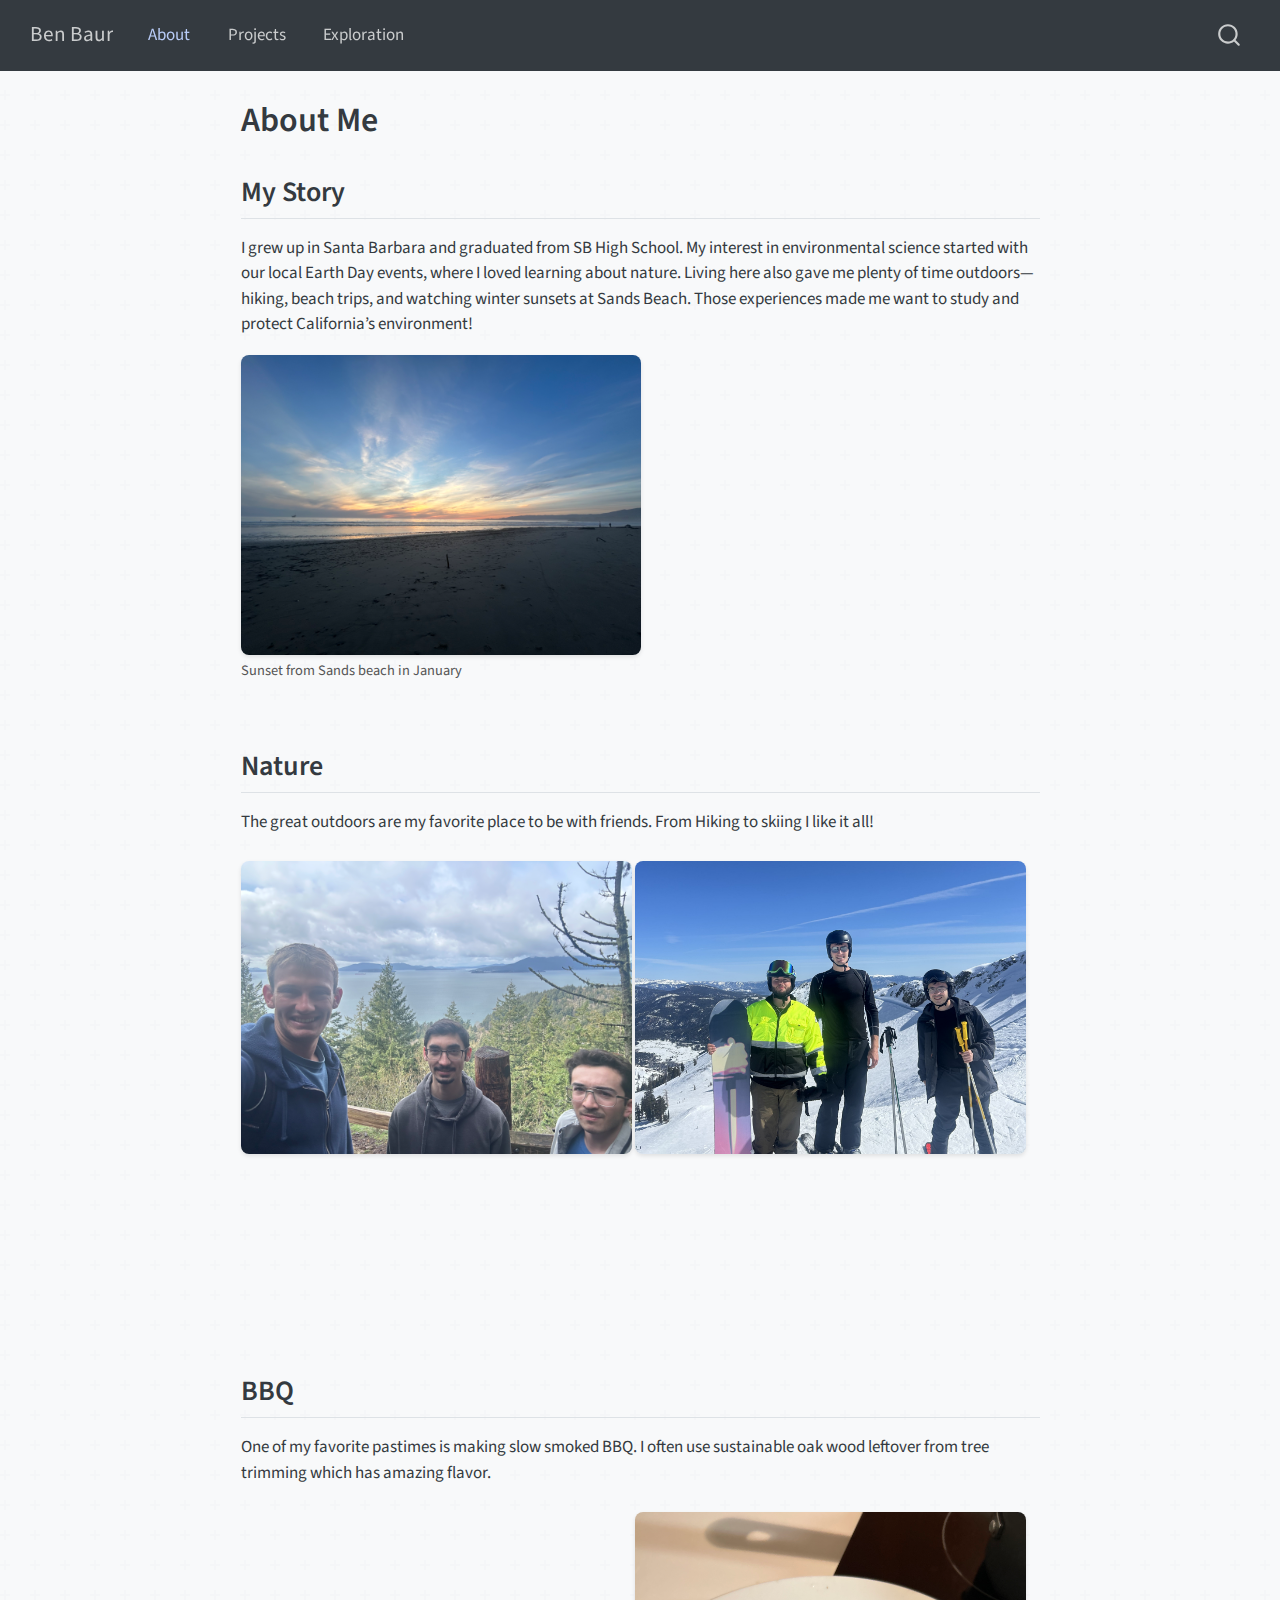
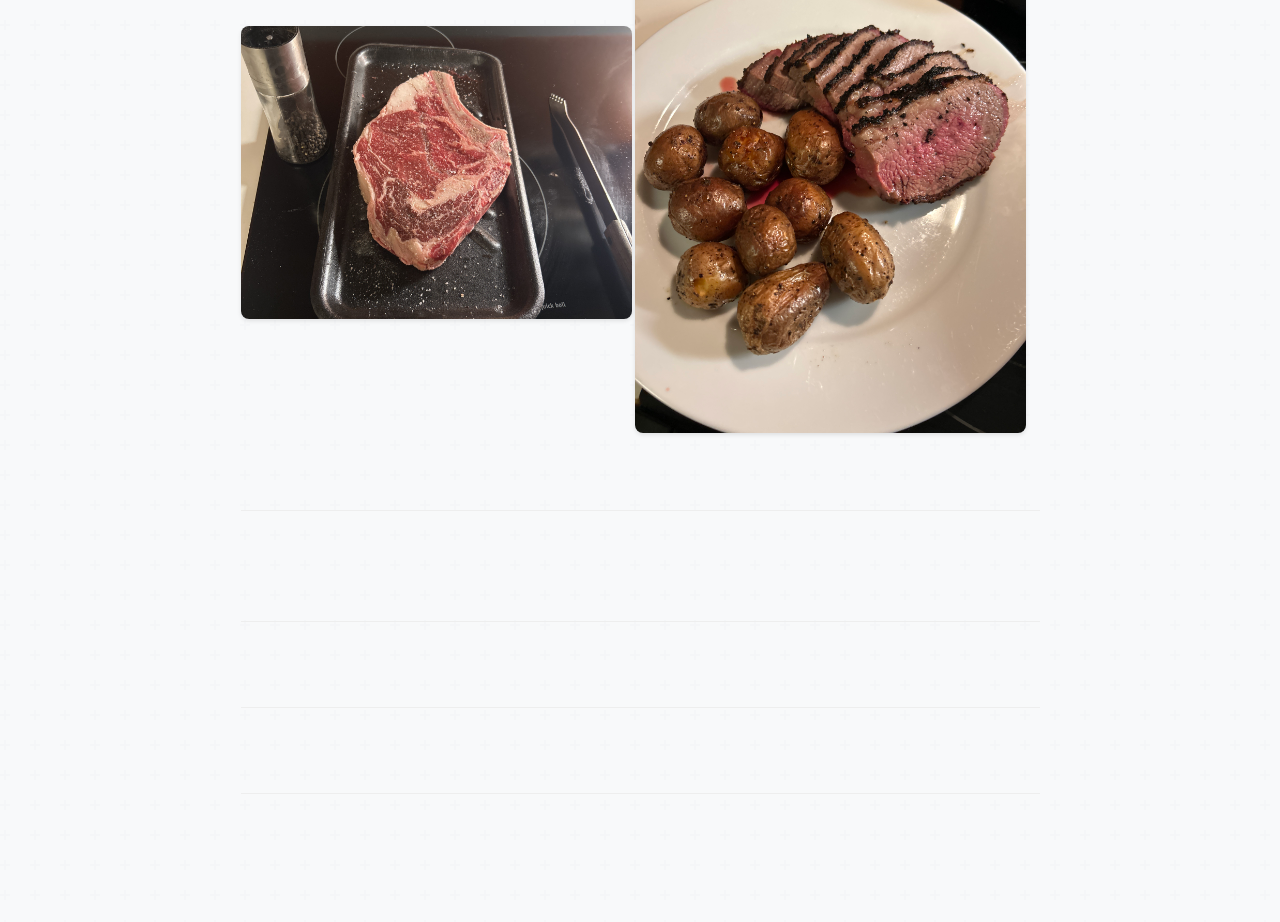
<file: docs/about.html>
<!DOCTYPE html>
<html xmlns="http://www.w3.org/1999/xhtml" lang="en" xml:lang="en"><head>

<meta charset="utf-8">
<meta name="generator" content="quarto-1.7.31">

<meta name="viewport" content="width=device-width, initial-scale=1.0, user-scalable=yes">


<title>About Me – Ben Baur</title>
<style>
code{white-space: pre-wrap;}
span.smallcaps{font-variant: small-caps;}
div.columns{display: flex; gap: min(4vw, 1.5em);}
div.column{flex: auto; overflow-x: auto;}
div.hanging-indent{margin-left: 1.5em; text-indent: -1.5em;}
ul.task-list{list-style: none;}
ul.task-list li input[type="checkbox"] {
  width: 0.8em;
  margin: 0 0.8em 0.2em -1em; /* quarto-specific, see https://github.com/quarto-dev/quarto-cli/issues/4556 */ 
  vertical-align: middle;
}
</style>


<script src="site_libs/quarto-nav/quarto-nav.js"></script>
<script src="site_libs/quarto-nav/headroom.min.js"></script>
<script src="site_libs/clipboard/clipboard.min.js"></script>
<script src="site_libs/quarto-search/autocomplete.umd.js"></script>
<script src="site_libs/quarto-search/fuse.min.js"></script>
<script src="site_libs/quarto-search/quarto-search.js"></script>
<meta name="quarto:offset" content="./">
<script src="site_libs/quarto-html/quarto.js" type="module"></script>
<script src="site_libs/quarto-html/tabsets/tabsets.js" type="module"></script>
<script src="site_libs/quarto-html/popper.min.js"></script>
<script src="site_libs/quarto-html/tippy.umd.min.js"></script>
<link href="site_libs/quarto-html/tippy.css" rel="stylesheet">
<link href="site_libs/quarto-html/quarto-syntax-highlighting-e1a5c8363afafaef2c763b6775fbf3ca.css" rel="stylesheet" id="quarto-text-highlighting-styles">
<script src="site_libs/bootstrap/bootstrap.min.js"></script>
<link href="site_libs/bootstrap/bootstrap-icons.css" rel="stylesheet">
<link href="site_libs/bootstrap/bootstrap-ad92c8f6789d64c8f40a91dd2b038e8c.min.css" rel="stylesheet" append-hash="true" id="quarto-bootstrap" data-mode="light">
<script id="quarto-search-options" type="application/json">{
  "location": "navbar",
  "copy-button": false,
  "collapse-after": 3,
  "panel-placement": "end",
  "type": "overlay",
  "limit": 50,
  "keyboard-shortcut": [
    "f",
    "/",
    "s"
  ],
  "show-item-context": false,
  "language": {
    "search-no-results-text": "No results",
    "search-matching-documents-text": "matching documents",
    "search-copy-link-title": "Copy link to search",
    "search-hide-matches-text": "Hide additional matches",
    "search-more-match-text": "more match in this document",
    "search-more-matches-text": "more matches in this document",
    "search-clear-button-title": "Clear",
    "search-text-placeholder": "",
    "search-detached-cancel-button-title": "Cancel",
    "search-submit-button-title": "Submit",
    "search-label": "Search"
  }
}</script>


<link rel="stylesheet" href="styles.css">
</head>

<body class="nav-fixed fullcontent quarto-light">

<div id="quarto-search-results"></div>
  <header id="quarto-header" class="headroom fixed-top">
    <nav class="navbar navbar-expand-lg " data-bs-theme="dark">
      <div class="navbar-container container-fluid">
      <div class="navbar-brand-container mx-auto">
    <a class="navbar-brand" href="./index.html">
    <span class="navbar-title">Ben Baur</span>
    </a>
  </div>
            <div id="quarto-search" class="" title="Search"></div>
          <button class="navbar-toggler" type="button" data-bs-toggle="collapse" data-bs-target="#navbarCollapse" aria-controls="navbarCollapse" role="menu" aria-expanded="false" aria-label="Toggle navigation" onclick="if (window.quartoToggleHeadroom) { window.quartoToggleHeadroom(); }">
  <span class="navbar-toggler-icon"></span>
</button>
          <div class="collapse navbar-collapse" id="navbarCollapse">
            <ul class="navbar-nav navbar-nav-scroll me-auto">
  <li class="nav-item">
    <a class="nav-link active" href="./about.html" aria-current="page"> 
<span class="menu-text">About</span></a>
  </li>  
  <li class="nav-item">
    <a class="nav-link" href="./projects.html"> 
<span class="menu-text">Projects</span></a>
  </li>  
  <li class="nav-item">
    <a class="nav-link" href="./exploration.html"> 
<span class="menu-text">Exploration</span></a>
  </li>  
</ul>
          </div> <!-- /navcollapse -->
            <div class="quarto-navbar-tools">
</div>
      </div> <!-- /container-fluid -->
    </nav>
</header>
<!-- content -->
<div id="quarto-content" class="quarto-container page-columns page-rows-contents page-layout-article page-navbar">
<!-- sidebar -->
<!-- margin-sidebar -->
    
<!-- main -->
<main class="content" id="quarto-document-content">

<header id="title-block-header" class="quarto-title-block default">
<div class="quarto-title">
<h1 class="title">About Me</h1>
</div>



<div class="quarto-title-meta">

    
  
    
  </div>
  


</header>


<style>
.about-section {
  margin-bottom: 3rem;
  padding-bottom: 2rem;
  border-bottom: 1px solid #eee;
}

.photo-container {
  display: flex;
  flex-wrap: wrap;
  gap: 1rem;
  margin: 1.5rem 0;
}

.about-img {
  border-radius: 8px;
  box-shadow: 0 2px 4px rgba(0,0,0,0.1);
  width: 100%;
  max-width: 400px;
  height: auto;
}

.single-img {
  width: 100%;
}

.double-img {
  width: calc(50% - 0.5rem);
}

@media (max-width: 768px) {
  .double-img {
    width: 100%;
  }
}
</style>
<div class="about-section">
<h2>
My Story
</h2>
<p>
I grew up in Santa Barbara and graduated from SB High School. My interest in environmental science started with our local Earth Day events, where I loved learning about nature. Living here also gave me plenty of time outdoors—hiking, beach trips, and watching winter sunsets at Sands Beach. Those experiences made me want to study and protect California’s environment!
</p>
<div class="about-section">
<img src="images/about1.jpg" alt="Santa Barbara sunset" class="about-img">
<p class="caption">
Sunset from Sands beach in January
</p>
<div style="margin: 4rem 0;">

</div>
<div class="about-section">
<h2>
Nature
</h2>
<p>
The great outdoors are my favorite place to be with friends. From Hiking to skiing I like it all!
</p>
<div class="photo-container">
<p><img src="images/about2.jpg" alt="Grill setup" class="about-img double-img"> <img src="images/about3.jpg" alt="BBQ results" class="about-img double-img"></p>
<div style="margin: 4rem 0;">

</div>
<div class="about-section">
<h2>
BBQ
</h2>
<p>
One of my favorite pastimes is making slow smoked BBQ. I often use sustainable oak wood leftover from tree trimming which has amazing flavor.
</p>
<div class="photo-container">
<p><img src="images/about4.jpg" alt="Grill setup" class="about-img double-img"> <img src="images/about5.jpg" alt="BBQ results" class="about-img double-img"></p>
</div>


</div>
</div>
</div>
</div>
</div>

</main> <!-- /main -->
<script id="quarto-html-after-body" type="application/javascript">
  window.document.addEventListener("DOMContentLoaded", function (event) {
    const isCodeAnnotation = (el) => {
      for (const clz of el.classList) {
        if (clz.startsWith('code-annotation-')) {                     
          return true;
        }
      }
      return false;
    }
    const onCopySuccess = function(e) {
      // button target
      const button = e.trigger;
      // don't keep focus
      button.blur();
      // flash "checked"
      button.classList.add('code-copy-button-checked');
      var currentTitle = button.getAttribute("title");
      button.setAttribute("title", "Copied!");
      let tooltip;
      if (window.bootstrap) {
        button.setAttribute("data-bs-toggle", "tooltip");
        button.setAttribute("data-bs-placement", "left");
        button.setAttribute("data-bs-title", "Copied!");
        tooltip = new bootstrap.Tooltip(button, 
          { trigger: "manual", 
            customClass: "code-copy-button-tooltip",
            offset: [0, -8]});
        tooltip.show();    
      }
      setTimeout(function() {
        if (tooltip) {
          tooltip.hide();
          button.removeAttribute("data-bs-title");
          button.removeAttribute("data-bs-toggle");
          button.removeAttribute("data-bs-placement");
        }
        button.setAttribute("title", currentTitle);
        button.classList.remove('code-copy-button-checked');
      }, 1000);
      // clear code selection
      e.clearSelection();
    }
    const getTextToCopy = function(trigger) {
        const codeEl = trigger.previousElementSibling.cloneNode(true);
        for (const childEl of codeEl.children) {
          if (isCodeAnnotation(childEl)) {
            childEl.remove();
          }
        }
        return codeEl.innerText;
    }
    const clipboard = new window.ClipboardJS('.code-copy-button:not([data-in-quarto-modal])', {
      text: getTextToCopy
    });
    clipboard.on('success', onCopySuccess);
    if (window.document.getElementById('quarto-embedded-source-code-modal')) {
      const clipboardModal = new window.ClipboardJS('.code-copy-button[data-in-quarto-modal]', {
        text: getTextToCopy,
        container: window.document.getElementById('quarto-embedded-source-code-modal')
      });
      clipboardModal.on('success', onCopySuccess);
    }
      var localhostRegex = new RegExp(/^(?:http|https):\/\/localhost\:?[0-9]*\//);
      var mailtoRegex = new RegExp(/^mailto:/);
        var filterRegex = new RegExp('/' + window.location.host + '/');
      var isInternal = (href) => {
          return filterRegex.test(href) || localhostRegex.test(href) || mailtoRegex.test(href);
      }
      // Inspect non-navigation links and adorn them if external
     var links = window.document.querySelectorAll('a[href]:not(.nav-link):not(.navbar-brand):not(.toc-action):not(.sidebar-link):not(.sidebar-item-toggle):not(.pagination-link):not(.no-external):not([aria-hidden]):not(.dropdown-item):not(.quarto-navigation-tool):not(.about-link)');
      for (var i=0; i<links.length; i++) {
        const link = links[i];
        if (!isInternal(link.href)) {
          // undo the damage that might have been done by quarto-nav.js in the case of
          // links that we want to consider external
          if (link.dataset.originalHref !== undefined) {
            link.href = link.dataset.originalHref;
          }
        }
      }
    function tippyHover(el, contentFn, onTriggerFn, onUntriggerFn) {
      const config = {
        allowHTML: true,
        maxWidth: 500,
        delay: 100,
        arrow: false,
        appendTo: function(el) {
            return el.parentElement;
        },
        interactive: true,
        interactiveBorder: 10,
        theme: 'quarto',
        placement: 'bottom-start',
      };
      if (contentFn) {
        config.content = contentFn;
      }
      if (onTriggerFn) {
        config.onTrigger = onTriggerFn;
      }
      if (onUntriggerFn) {
        config.onUntrigger = onUntriggerFn;
      }
      window.tippy(el, config); 
    }
    const noterefs = window.document.querySelectorAll('a[role="doc-noteref"]');
    for (var i=0; i<noterefs.length; i++) {
      const ref = noterefs[i];
      tippyHover(ref, function() {
        // use id or data attribute instead here
        let href = ref.getAttribute('data-footnote-href') || ref.getAttribute('href');
        try { href = new URL(href).hash; } catch {}
        const id = href.replace(/^#\/?/, "");
        const note = window.document.getElementById(id);
        if (note) {
          return note.innerHTML;
        } else {
          return "";
        }
      });
    }
    const xrefs = window.document.querySelectorAll('a.quarto-xref');
    const processXRef = (id, note) => {
      // Strip column container classes
      const stripColumnClz = (el) => {
        el.classList.remove("page-full", "page-columns");
        if (el.children) {
          for (const child of el.children) {
            stripColumnClz(child);
          }
        }
      }
      stripColumnClz(note)
      if (id === null || id.startsWith('sec-')) {
        // Special case sections, only their first couple elements
        const container = document.createElement("div");
        if (note.children && note.children.length > 2) {
          container.appendChild(note.children[0].cloneNode(true));
          for (let i = 1; i < note.children.length; i++) {
            const child = note.children[i];
            if (child.tagName === "P" && child.innerText === "") {
              continue;
            } else {
              container.appendChild(child.cloneNode(true));
              break;
            }
          }
          if (window.Quarto?.typesetMath) {
            window.Quarto.typesetMath(container);
          }
          return container.innerHTML
        } else {
          if (window.Quarto?.typesetMath) {
            window.Quarto.typesetMath(note);
          }
          return note.innerHTML;
        }
      } else {
        // Remove any anchor links if they are present
        const anchorLink = note.querySelector('a.anchorjs-link');
        if (anchorLink) {
          anchorLink.remove();
        }
        if (window.Quarto?.typesetMath) {
          window.Quarto.typesetMath(note);
        }
        if (note.classList.contains("callout")) {
          return note.outerHTML;
        } else {
          return note.innerHTML;
        }
      }
    }
    for (var i=0; i<xrefs.length; i++) {
      const xref = xrefs[i];
      tippyHover(xref, undefined, function(instance) {
        instance.disable();
        let url = xref.getAttribute('href');
        let hash = undefined; 
        if (url.startsWith('#')) {
          hash = url;
        } else {
          try { hash = new URL(url).hash; } catch {}
        }
        if (hash) {
          const id = hash.replace(/^#\/?/, "");
          const note = window.document.getElementById(id);
          if (note !== null) {
            try {
              const html = processXRef(id, note.cloneNode(true));
              instance.setContent(html);
            } finally {
              instance.enable();
              instance.show();
            }
          } else {
            // See if we can fetch this
            fetch(url.split('#')[0])
            .then(res => res.text())
            .then(html => {
              const parser = new DOMParser();
              const htmlDoc = parser.parseFromString(html, "text/html");
              const note = htmlDoc.getElementById(id);
              if (note !== null) {
                const html = processXRef(id, note);
                instance.setContent(html);
              } 
            }).finally(() => {
              instance.enable();
              instance.show();
            });
          }
        } else {
          // See if we can fetch a full url (with no hash to target)
          // This is a special case and we should probably do some content thinning / targeting
          fetch(url)
          .then(res => res.text())
          .then(html => {
            const parser = new DOMParser();
            const htmlDoc = parser.parseFromString(html, "text/html");
            const note = htmlDoc.querySelector('main.content');
            if (note !== null) {
              // This should only happen for chapter cross references
              // (since there is no id in the URL)
              // remove the first header
              if (note.children.length > 0 && note.children[0].tagName === "HEADER") {
                note.children[0].remove();
              }
              const html = processXRef(null, note);
              instance.setContent(html);
            } 
          }).finally(() => {
            instance.enable();
            instance.show();
          });
        }
      }, function(instance) {
      });
    }
        let selectedAnnoteEl;
        const selectorForAnnotation = ( cell, annotation) => {
          let cellAttr = 'data-code-cell="' + cell + '"';
          let lineAttr = 'data-code-annotation="' +  annotation + '"';
          const selector = 'span[' + cellAttr + '][' + lineAttr + ']';
          return selector;
        }
        const selectCodeLines = (annoteEl) => {
          const doc = window.document;
          const targetCell = annoteEl.getAttribute("data-target-cell");
          const targetAnnotation = annoteEl.getAttribute("data-target-annotation");
          const annoteSpan = window.document.querySelector(selectorForAnnotation(targetCell, targetAnnotation));
          const lines = annoteSpan.getAttribute("data-code-lines").split(",");
          const lineIds = lines.map((line) => {
            return targetCell + "-" + line;
          })
          let top = null;
          let height = null;
          let parent = null;
          if (lineIds.length > 0) {
              //compute the position of the single el (top and bottom and make a div)
              const el = window.document.getElementById(lineIds[0]);
              top = el.offsetTop;
              height = el.offsetHeight;
              parent = el.parentElement.parentElement;
            if (lineIds.length > 1) {
              const lastEl = window.document.getElementById(lineIds[lineIds.length - 1]);
              const bottom = lastEl.offsetTop + lastEl.offsetHeight;
              height = bottom - top;
            }
            if (top !== null && height !== null && parent !== null) {
              // cook up a div (if necessary) and position it 
              let div = window.document.getElementById("code-annotation-line-highlight");
              if (div === null) {
                div = window.document.createElement("div");
                div.setAttribute("id", "code-annotation-line-highlight");
                div.style.position = 'absolute';
                parent.appendChild(div);
              }
              div.style.top = top - 2 + "px";
              div.style.height = height + 4 + "px";
              div.style.left = 0;
              let gutterDiv = window.document.getElementById("code-annotation-line-highlight-gutter");
              if (gutterDiv === null) {
                gutterDiv = window.document.createElement("div");
                gutterDiv.setAttribute("id", "code-annotation-line-highlight-gutter");
                gutterDiv.style.position = 'absolute';
                const codeCell = window.document.getElementById(targetCell);
                const gutter = codeCell.querySelector('.code-annotation-gutter');
                gutter.appendChild(gutterDiv);
              }
              gutterDiv.style.top = top - 2 + "px";
              gutterDiv.style.height = height + 4 + "px";
            }
            selectedAnnoteEl = annoteEl;
          }
        };
        const unselectCodeLines = () => {
          const elementsIds = ["code-annotation-line-highlight", "code-annotation-line-highlight-gutter"];
          elementsIds.forEach((elId) => {
            const div = window.document.getElementById(elId);
            if (div) {
              div.remove();
            }
          });
          selectedAnnoteEl = undefined;
        };
          // Handle positioning of the toggle
      window.addEventListener(
        "resize",
        throttle(() => {
          elRect = undefined;
          if (selectedAnnoteEl) {
            selectCodeLines(selectedAnnoteEl);
          }
        }, 10)
      );
      function throttle(fn, ms) {
      let throttle = false;
      let timer;
        return (...args) => {
          if(!throttle) { // first call gets through
              fn.apply(this, args);
              throttle = true;
          } else { // all the others get throttled
              if(timer) clearTimeout(timer); // cancel #2
              timer = setTimeout(() => {
                fn.apply(this, args);
                timer = throttle = false;
              }, ms);
          }
        };
      }
        // Attach click handler to the DT
        const annoteDls = window.document.querySelectorAll('dt[data-target-cell]');
        for (const annoteDlNode of annoteDls) {
          annoteDlNode.addEventListener('click', (event) => {
            const clickedEl = event.target;
            if (clickedEl !== selectedAnnoteEl) {
              unselectCodeLines();
              const activeEl = window.document.querySelector('dt[data-target-cell].code-annotation-active');
              if (activeEl) {
                activeEl.classList.remove('code-annotation-active');
              }
              selectCodeLines(clickedEl);
              clickedEl.classList.add('code-annotation-active');
            } else {
              // Unselect the line
              unselectCodeLines();
              clickedEl.classList.remove('code-annotation-active');
            }
          });
        }
    const findCites = (el) => {
      const parentEl = el.parentElement;
      if (parentEl) {
        const cites = parentEl.dataset.cites;
        if (cites) {
          return {
            el,
            cites: cites.split(' ')
          };
        } else {
          return findCites(el.parentElement)
        }
      } else {
        return undefined;
      }
    };
    var bibliorefs = window.document.querySelectorAll('a[role="doc-biblioref"]');
    for (var i=0; i<bibliorefs.length; i++) {
      const ref = bibliorefs[i];
      const citeInfo = findCites(ref);
      if (citeInfo) {
        tippyHover(citeInfo.el, function() {
          var popup = window.document.createElement('div');
          citeInfo.cites.forEach(function(cite) {
            var citeDiv = window.document.createElement('div');
            citeDiv.classList.add('hanging-indent');
            citeDiv.classList.add('csl-entry');
            var biblioDiv = window.document.getElementById('ref-' + cite);
            if (biblioDiv) {
              citeDiv.innerHTML = biblioDiv.innerHTML;
            }
            popup.appendChild(citeDiv);
          });
          return popup.innerHTML;
        });
      }
    }
  });
  </script>
</div> <!-- /content -->




</body></html>
</file>
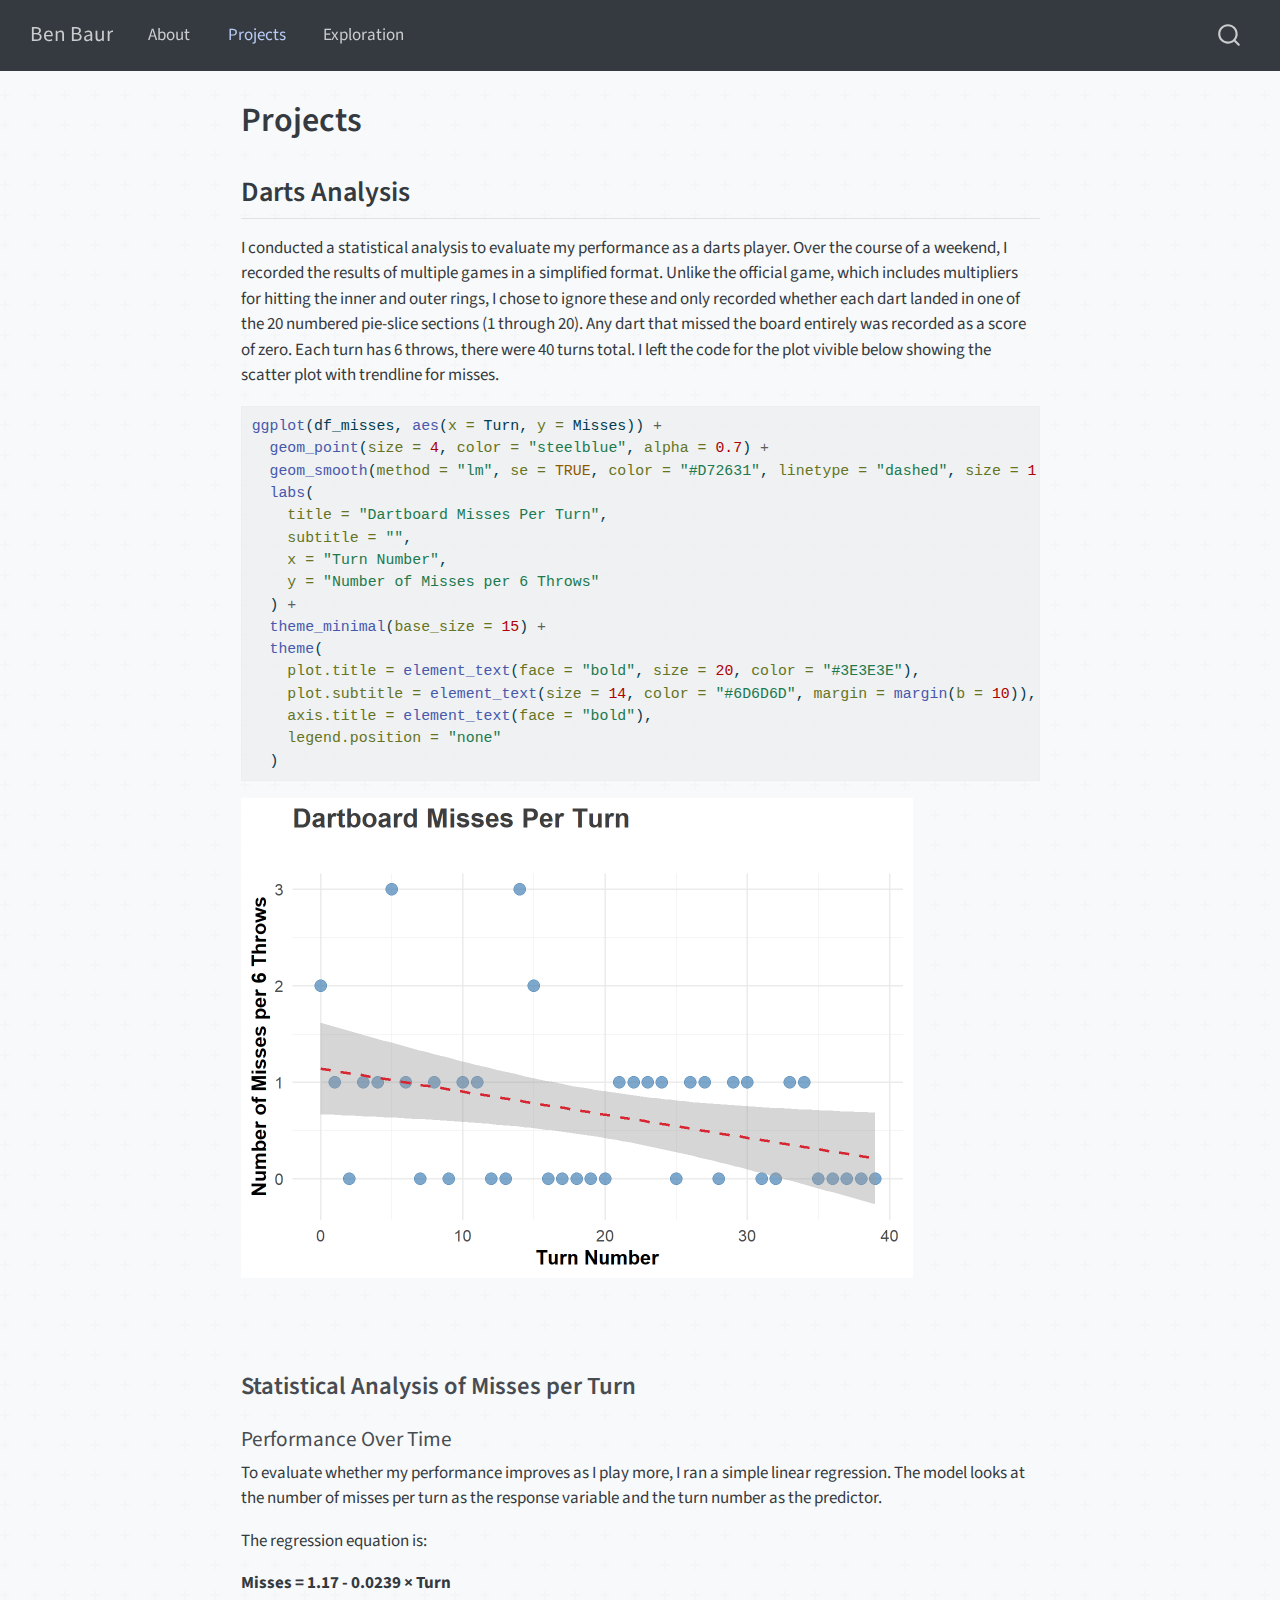
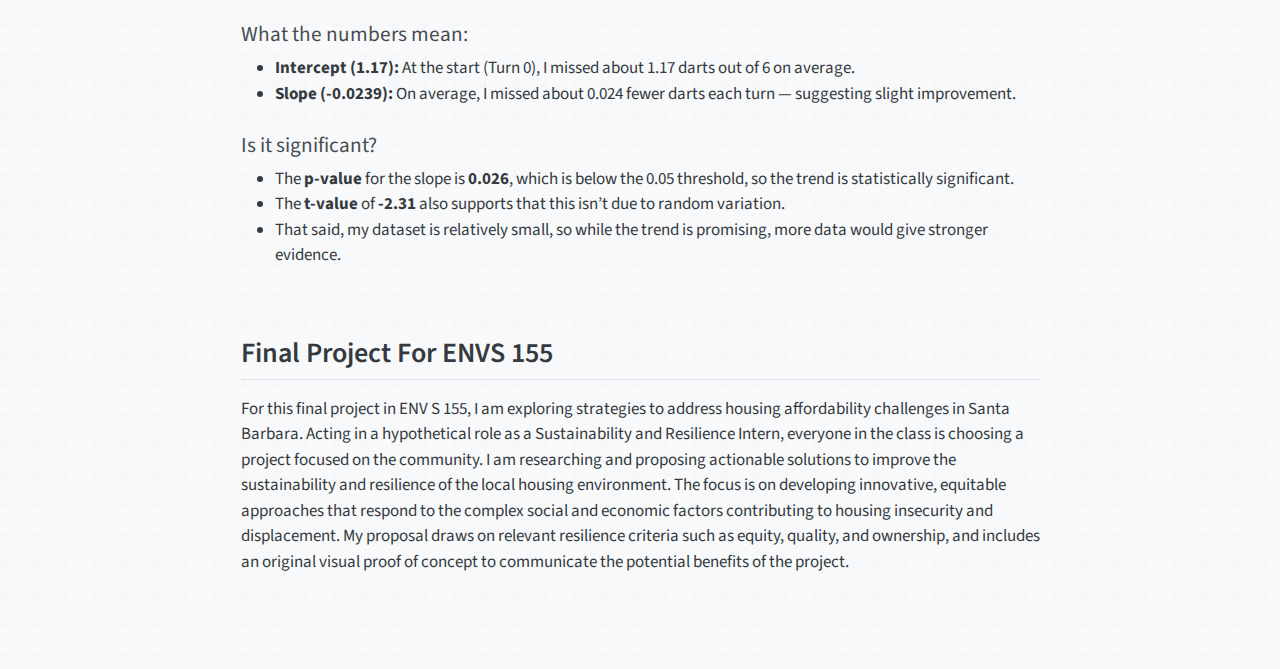
<file: docs/projects.html>
<!DOCTYPE html>
<html xmlns="http://www.w3.org/1999/xhtml" lang="en" xml:lang="en"><head>

<meta charset="utf-8">
<meta name="generator" content="quarto-1.7.31">

<meta name="viewport" content="width=device-width, initial-scale=1.0, user-scalable=yes">


<title>Projects – Ben Baur</title>
<style>
code{white-space: pre-wrap;}
span.smallcaps{font-variant: small-caps;}
div.columns{display: flex; gap: min(4vw, 1.5em);}
div.column{flex: auto; overflow-x: auto;}
div.hanging-indent{margin-left: 1.5em; text-indent: -1.5em;}
ul.task-list{list-style: none;}
ul.task-list li input[type="checkbox"] {
  width: 0.8em;
  margin: 0 0.8em 0.2em -1em; /* quarto-specific, see https://github.com/quarto-dev/quarto-cli/issues/4556 */ 
  vertical-align: middle;
}
/* CSS for syntax highlighting */
html { -webkit-text-size-adjust: 100%; }
pre > code.sourceCode { white-space: pre; position: relative; }
pre > code.sourceCode > span { display: inline-block; line-height: 1.25; }
pre > code.sourceCode > span:empty { height: 1.2em; }
.sourceCode { overflow: visible; }
code.sourceCode > span { color: inherit; text-decoration: inherit; }
div.sourceCode { margin: 1em 0; }
pre.sourceCode { margin: 0; }
@media screen {
div.sourceCode { overflow: auto; }
}
@media print {
pre > code.sourceCode { white-space: pre-wrap; }
pre > code.sourceCode > span { text-indent: -5em; padding-left: 5em; }
}
pre.numberSource code
  { counter-reset: source-line 0; }
pre.numberSource code > span
  { position: relative; left: -4em; counter-increment: source-line; }
pre.numberSource code > span > a:first-child::before
  { content: counter(source-line);
    position: relative; left: -1em; text-align: right; vertical-align: baseline;
    border: none; display: inline-block;
    -webkit-touch-callout: none; -webkit-user-select: none;
    -khtml-user-select: none; -moz-user-select: none;
    -ms-user-select: none; user-select: none;
    padding: 0 4px; width: 4em;
  }
pre.numberSource { margin-left: 3em;  padding-left: 4px; }
div.sourceCode
  {   }
@media screen {
pre > code.sourceCode > span > a:first-child::before { text-decoration: underline; }
}
</style>


<script src="site_libs/quarto-nav/quarto-nav.js"></script>
<script src="site_libs/quarto-nav/headroom.min.js"></script>
<script src="site_libs/clipboard/clipboard.min.js"></script>
<script src="site_libs/quarto-search/autocomplete.umd.js"></script>
<script src="site_libs/quarto-search/fuse.min.js"></script>
<script src="site_libs/quarto-search/quarto-search.js"></script>
<meta name="quarto:offset" content="./">
<script src="site_libs/quarto-html/quarto.js" type="module"></script>
<script src="site_libs/quarto-html/tabsets/tabsets.js" type="module"></script>
<script src="site_libs/quarto-html/popper.min.js"></script>
<script src="site_libs/quarto-html/tippy.umd.min.js"></script>
<link href="site_libs/quarto-html/tippy.css" rel="stylesheet">
<link href="site_libs/quarto-html/quarto-syntax-highlighting-e1a5c8363afafaef2c763b6775fbf3ca.css" rel="stylesheet" id="quarto-text-highlighting-styles">
<script src="site_libs/bootstrap/bootstrap.min.js"></script>
<link href="site_libs/bootstrap/bootstrap-icons.css" rel="stylesheet">
<link href="site_libs/bootstrap/bootstrap-ad92c8f6789d64c8f40a91dd2b038e8c.min.css" rel="stylesheet" append-hash="true" id="quarto-bootstrap" data-mode="light">
<script id="quarto-search-options" type="application/json">{
  "location": "navbar",
  "copy-button": false,
  "collapse-after": 3,
  "panel-placement": "end",
  "type": "overlay",
  "limit": 50,
  "keyboard-shortcut": [
    "f",
    "/",
    "s"
  ],
  "show-item-context": false,
  "language": {
    "search-no-results-text": "No results",
    "search-matching-documents-text": "matching documents",
    "search-copy-link-title": "Copy link to search",
    "search-hide-matches-text": "Hide additional matches",
    "search-more-match-text": "more match in this document",
    "search-more-matches-text": "more matches in this document",
    "search-clear-button-title": "Clear",
    "search-text-placeholder": "",
    "search-detached-cancel-button-title": "Cancel",
    "search-submit-button-title": "Submit",
    "search-label": "Search"
  }
}</script>


<link rel="stylesheet" href="styles.css">
</head>

<body class="nav-fixed fullcontent quarto-light">

<div id="quarto-search-results"></div>
  <header id="quarto-header" class="headroom fixed-top">
    <nav class="navbar navbar-expand-lg " data-bs-theme="dark">
      <div class="navbar-container container-fluid">
      <div class="navbar-brand-container mx-auto">
    <a class="navbar-brand" href="./index.html">
    <span class="navbar-title">Ben Baur</span>
    </a>
  </div>
            <div id="quarto-search" class="" title="Search"></div>
          <button class="navbar-toggler" type="button" data-bs-toggle="collapse" data-bs-target="#navbarCollapse" aria-controls="navbarCollapse" role="menu" aria-expanded="false" aria-label="Toggle navigation" onclick="if (window.quartoToggleHeadroom) { window.quartoToggleHeadroom(); }">
  <span class="navbar-toggler-icon"></span>
</button>
          <div class="collapse navbar-collapse" id="navbarCollapse">
            <ul class="navbar-nav navbar-nav-scroll me-auto">
  <li class="nav-item">
    <a class="nav-link" href="./about.html"> 
<span class="menu-text">About</span></a>
  </li>  
  <li class="nav-item">
    <a class="nav-link active" href="./projects.html" aria-current="page"> 
<span class="menu-text">Projects</span></a>
  </li>  
  <li class="nav-item">
    <a class="nav-link" href="./exploration.html"> 
<span class="menu-text">Exploration</span></a>
  </li>  
</ul>
          </div> <!-- /navcollapse -->
            <div class="quarto-navbar-tools">
</div>
      </div> <!-- /container-fluid -->
    </nav>
</header>
<!-- content -->
<div id="quarto-content" class="quarto-container page-columns page-rows-contents page-layout-article page-navbar">
<!-- sidebar -->
<!-- margin-sidebar -->
    
<!-- main -->
<main class="content" id="quarto-document-content">

<header id="title-block-header" class="quarto-title-block default">
<div class="quarto-title">
<h1 class="title">Projects</h1>
</div>



<div class="quarto-title-meta">

    
  
    
  </div>
  


</header>


<h2>
Darts Analysis
</h2>
<p>I conducted a statistical analysis to evaluate my performance as a darts player. Over the course of a weekend, I recorded the results of multiple games in a simplified format. Unlike the official game, which includes multipliers for hitting the inner and outer rings, I chose to ignore these and only recorded whether each dart landed in one of the 20 numbered pie-slice sections (1 through 20). Any dart that missed the board entirely was recorded as a score of zero. Each turn has 6 throws, there were 40 turns total. I left the code for the plot vivible below showing the scatter plot with trendline for misses.</p>
<div class="cell">
<div class="sourceCode cell-code" id="cb1"><pre class="sourceCode r code-with-copy"><code class="sourceCode r"><span id="cb1-1"><a href="#cb1-1" aria-hidden="true" tabindex="-1"></a><span class="fu">ggplot</span>(df_misses, <span class="fu">aes</span>(<span class="at">x =</span> Turn, <span class="at">y =</span> Misses)) <span class="sc">+</span></span>
<span id="cb1-2"><a href="#cb1-2" aria-hidden="true" tabindex="-1"></a>  <span class="fu">geom_point</span>(<span class="at">size =</span> <span class="dv">4</span>, <span class="at">color =</span> <span class="st">"steelblue"</span>, <span class="at">alpha =</span> <span class="fl">0.7</span>) <span class="sc">+</span></span>
<span id="cb1-3"><a href="#cb1-3" aria-hidden="true" tabindex="-1"></a>  <span class="fu">geom_smooth</span>(<span class="at">method =</span> <span class="st">"lm"</span>, <span class="at">se =</span> <span class="cn">TRUE</span>, <span class="at">color =</span> <span class="st">"#D72631"</span>, <span class="at">linetype =</span> <span class="st">"dashed"</span>, <span class="at">size =</span> <span class="dv">1</span>) <span class="sc">+</span></span>
<span id="cb1-4"><a href="#cb1-4" aria-hidden="true" tabindex="-1"></a>  <span class="fu">labs</span>(</span>
<span id="cb1-5"><a href="#cb1-5" aria-hidden="true" tabindex="-1"></a>    <span class="at">title =</span> <span class="st">"Dartboard Misses Per Turn"</span>,</span>
<span id="cb1-6"><a href="#cb1-6" aria-hidden="true" tabindex="-1"></a>    <span class="at">subtitle =</span> <span class="st">""</span>,</span>
<span id="cb1-7"><a href="#cb1-7" aria-hidden="true" tabindex="-1"></a>    <span class="at">x =</span> <span class="st">"Turn Number"</span>,</span>
<span id="cb1-8"><a href="#cb1-8" aria-hidden="true" tabindex="-1"></a>    <span class="at">y =</span> <span class="st">"Number of Misses per 6 Throws"</span></span>
<span id="cb1-9"><a href="#cb1-9" aria-hidden="true" tabindex="-1"></a>  ) <span class="sc">+</span></span>
<span id="cb1-10"><a href="#cb1-10" aria-hidden="true" tabindex="-1"></a>  <span class="fu">theme_minimal</span>(<span class="at">base_size =</span> <span class="dv">15</span>) <span class="sc">+</span></span>
<span id="cb1-11"><a href="#cb1-11" aria-hidden="true" tabindex="-1"></a>  <span class="fu">theme</span>(</span>
<span id="cb1-12"><a href="#cb1-12" aria-hidden="true" tabindex="-1"></a>    <span class="at">plot.title =</span> <span class="fu">element_text</span>(<span class="at">face =</span> <span class="st">"bold"</span>, <span class="at">size =</span> <span class="dv">20</span>, <span class="at">color =</span> <span class="st">"#3E3E3E"</span>),</span>
<span id="cb1-13"><a href="#cb1-13" aria-hidden="true" tabindex="-1"></a>    <span class="at">plot.subtitle =</span> <span class="fu">element_text</span>(<span class="at">size =</span> <span class="dv">14</span>, <span class="at">color =</span> <span class="st">"#6D6D6D"</span>, <span class="at">margin =</span> <span class="fu">margin</span>(<span class="at">b =</span> <span class="dv">10</span>)),</span>
<span id="cb1-14"><a href="#cb1-14" aria-hidden="true" tabindex="-1"></a>    <span class="at">axis.title =</span> <span class="fu">element_text</span>(<span class="at">face =</span> <span class="st">"bold"</span>),</span>
<span id="cb1-15"><a href="#cb1-15" aria-hidden="true" tabindex="-1"></a>    <span class="at">legend.position =</span> <span class="st">"none"</span></span>
<span id="cb1-16"><a href="#cb1-16" aria-hidden="true" tabindex="-1"></a>  )</span></code><button title="Copy to Clipboard" class="code-copy-button"><i class="bi"></i></button></pre></div>
<div class="cell-output-display">
<div>
<figure class="figure">
<p><img src="projects_files/figure-html/unnamed-chunk-2-1.png" class="img-fluid figure-img" width="672"></p>
</figure>
</div>
</div>
</div>
<div style="margin: 4rem 0;">

</div>
<section id="statistical-analysis-of-misses-per-turn" class="level3">
<h3>Statistical Analysis of Misses per Turn</h3>
<section id="performance-over-time" class="level4">
<h4 data-anchor-id="performance-over-time">Performance Over Time</h4>
<p>To evaluate whether my performance improves as I play more, I ran a simple linear regression. The model looks at the number of misses per turn as the response variable and the turn number as the predictor.</p>
<p>The regression equation is:</p>
<p><strong>Misses = 1.17 - 0.0239 × Turn</strong></p>
</section>
<section id="what-the-numbers-mean" class="level4">
<h4 data-anchor-id="what-the-numbers-mean">What the numbers mean:</h4>
<ul>
<li><strong>Intercept (1.17):</strong> At the start (Turn 0), I missed about 1.17 darts out of 6 on average.</li>
<li><strong>Slope (-0.0239):</strong> On average, I missed about 0.024 fewer darts each turn — suggesting slight improvement.</li>
</ul>
</section>
<section id="is-it-significant" class="level4">
<h4>Is it significant?</h4>
<ul>
<li>The <strong>p-value</strong> for the slope is <strong>0.026</strong>, which is below the 0.05 threshold, so the trend is statistically significant.</li>
<li>The <strong>t-value</strong> of <strong>-2.31</strong> also supports that this isn’t due to random variation.</li>
<li>That said, my dataset is relatively small, so while the trend is promising, more data would give stronger evidence.</li>
</ul>
<div style="margin: 4rem 0;">

</div>
<h2 data-anchor-id="is-it-significant">
Final Project For ENVS 155
</h2>
<p>For this final project in ENV S 155, I am exploring strategies to address housing affordability challenges in Santa Barbara. Acting in a hypothetical role as a Sustainability and Resilience Intern, everyone in the class is choosing a project focused on the community. I am researching and proposing actionable solutions to improve the sustainability and resilience of the local housing environment. The focus is on developing innovative, equitable approaches that respond to the complex social and economic factors contributing to housing insecurity and displacement. My proposal draws on relevant resilience criteria such as equity, quality, and ownership, and includes an original visual proof of concept to communicate the potential benefits of the project.</p>


</section>
</section>

</main> <!-- /main -->
<script id="quarto-html-after-body" type="application/javascript">
  window.document.addEventListener("DOMContentLoaded", function (event) {
    const isCodeAnnotation = (el) => {
      for (const clz of el.classList) {
        if (clz.startsWith('code-annotation-')) {                     
          return true;
        }
      }
      return false;
    }
    const onCopySuccess = function(e) {
      // button target
      const button = e.trigger;
      // don't keep focus
      button.blur();
      // flash "checked"
      button.classList.add('code-copy-button-checked');
      var currentTitle = button.getAttribute("title");
      button.setAttribute("title", "Copied!");
      let tooltip;
      if (window.bootstrap) {
        button.setAttribute("data-bs-toggle", "tooltip");
        button.setAttribute("data-bs-placement", "left");
        button.setAttribute("data-bs-title", "Copied!");
        tooltip = new bootstrap.Tooltip(button, 
          { trigger: "manual", 
            customClass: "code-copy-button-tooltip",
            offset: [0, -8]});
        tooltip.show();    
      }
      setTimeout(function() {
        if (tooltip) {
          tooltip.hide();
          button.removeAttribute("data-bs-title");
          button.removeAttribute("data-bs-toggle");
          button.removeAttribute("data-bs-placement");
        }
        button.setAttribute("title", currentTitle);
        button.classList.remove('code-copy-button-checked');
      }, 1000);
      // clear code selection
      e.clearSelection();
    }
    const getTextToCopy = function(trigger) {
        const codeEl = trigger.previousElementSibling.cloneNode(true);
        for (const childEl of codeEl.children) {
          if (isCodeAnnotation(childEl)) {
            childEl.remove();
          }
        }
        return codeEl.innerText;
    }
    const clipboard = new window.ClipboardJS('.code-copy-button:not([data-in-quarto-modal])', {
      text: getTextToCopy
    });
    clipboard.on('success', onCopySuccess);
    if (window.document.getElementById('quarto-embedded-source-code-modal')) {
      const clipboardModal = new window.ClipboardJS('.code-copy-button[data-in-quarto-modal]', {
        text: getTextToCopy,
        container: window.document.getElementById('quarto-embedded-source-code-modal')
      });
      clipboardModal.on('success', onCopySuccess);
    }
      var localhostRegex = new RegExp(/^(?:http|https):\/\/localhost\:?[0-9]*\//);
      var mailtoRegex = new RegExp(/^mailto:/);
        var filterRegex = new RegExp('/' + window.location.host + '/');
      var isInternal = (href) => {
          return filterRegex.test(href) || localhostRegex.test(href) || mailtoRegex.test(href);
      }
      // Inspect non-navigation links and adorn them if external
     var links = window.document.querySelectorAll('a[href]:not(.nav-link):not(.navbar-brand):not(.toc-action):not(.sidebar-link):not(.sidebar-item-toggle):not(.pagination-link):not(.no-external):not([aria-hidden]):not(.dropdown-item):not(.quarto-navigation-tool):not(.about-link)');
      for (var i=0; i<links.length; i++) {
        const link = links[i];
        if (!isInternal(link.href)) {
          // undo the damage that might have been done by quarto-nav.js in the case of
          // links that we want to consider external
          if (link.dataset.originalHref !== undefined) {
            link.href = link.dataset.originalHref;
          }
        }
      }
    function tippyHover(el, contentFn, onTriggerFn, onUntriggerFn) {
      const config = {
        allowHTML: true,
        maxWidth: 500,
        delay: 100,
        arrow: false,
        appendTo: function(el) {
            return el.parentElement;
        },
        interactive: true,
        interactiveBorder: 10,
        theme: 'quarto',
        placement: 'bottom-start',
      };
      if (contentFn) {
        config.content = contentFn;
      }
      if (onTriggerFn) {
        config.onTrigger = onTriggerFn;
      }
      if (onUntriggerFn) {
        config.onUntrigger = onUntriggerFn;
      }
      window.tippy(el, config); 
    }
    const noterefs = window.document.querySelectorAll('a[role="doc-noteref"]');
    for (var i=0; i<noterefs.length; i++) {
      const ref = noterefs[i];
      tippyHover(ref, function() {
        // use id or data attribute instead here
        let href = ref.getAttribute('data-footnote-href') || ref.getAttribute('href');
        try { href = new URL(href).hash; } catch {}
        const id = href.replace(/^#\/?/, "");
        const note = window.document.getElementById(id);
        if (note) {
          return note.innerHTML;
        } else {
          return "";
        }
      });
    }
    const xrefs = window.document.querySelectorAll('a.quarto-xref');
    const processXRef = (id, note) => {
      // Strip column container classes
      const stripColumnClz = (el) => {
        el.classList.remove("page-full", "page-columns");
        if (el.children) {
          for (const child of el.children) {
            stripColumnClz(child);
          }
        }
      }
      stripColumnClz(note)
      if (id === null || id.startsWith('sec-')) {
        // Special case sections, only their first couple elements
        const container = document.createElement("div");
        if (note.children && note.children.length > 2) {
          container.appendChild(note.children[0].cloneNode(true));
          for (let i = 1; i < note.children.length; i++) {
            const child = note.children[i];
            if (child.tagName === "P" && child.innerText === "") {
              continue;
            } else {
              container.appendChild(child.cloneNode(true));
              break;
            }
          }
          if (window.Quarto?.typesetMath) {
            window.Quarto.typesetMath(container);
          }
          return container.innerHTML
        } else {
          if (window.Quarto?.typesetMath) {
            window.Quarto.typesetMath(note);
          }
          return note.innerHTML;
        }
      } else {
        // Remove any anchor links if they are present
        const anchorLink = note.querySelector('a.anchorjs-link');
        if (anchorLink) {
          anchorLink.remove();
        }
        if (window.Quarto?.typesetMath) {
          window.Quarto.typesetMath(note);
        }
        if (note.classList.contains("callout")) {
          return note.outerHTML;
        } else {
          return note.innerHTML;
        }
      }
    }
    for (var i=0; i<xrefs.length; i++) {
      const xref = xrefs[i];
      tippyHover(xref, undefined, function(instance) {
        instance.disable();
        let url = xref.getAttribute('href');
        let hash = undefined; 
        if (url.startsWith('#')) {
          hash = url;
        } else {
          try { hash = new URL(url).hash; } catch {}
        }
        if (hash) {
          const id = hash.replace(/^#\/?/, "");
          const note = window.document.getElementById(id);
          if (note !== null) {
            try {
              const html = processXRef(id, note.cloneNode(true));
              instance.setContent(html);
            } finally {
              instance.enable();
              instance.show();
            }
          } else {
            // See if we can fetch this
            fetch(url.split('#')[0])
            .then(res => res.text())
            .then(html => {
              const parser = new DOMParser();
              const htmlDoc = parser.parseFromString(html, "text/html");
              const note = htmlDoc.getElementById(id);
              if (note !== null) {
                const html = processXRef(id, note);
                instance.setContent(html);
              } 
            }).finally(() => {
              instance.enable();
              instance.show();
            });
          }
        } else {
          // See if we can fetch a full url (with no hash to target)
          // This is a special case and we should probably do some content thinning / targeting
          fetch(url)
          .then(res => res.text())
          .then(html => {
            const parser = new DOMParser();
            const htmlDoc = parser.parseFromString(html, "text/html");
            const note = htmlDoc.querySelector('main.content');
            if (note !== null) {
              // This should only happen for chapter cross references
              // (since there is no id in the URL)
              // remove the first header
              if (note.children.length > 0 && note.children[0].tagName === "HEADER") {
                note.children[0].remove();
              }
              const html = processXRef(null, note);
              instance.setContent(html);
            } 
          }).finally(() => {
            instance.enable();
            instance.show();
          });
        }
      }, function(instance) {
      });
    }
        let selectedAnnoteEl;
        const selectorForAnnotation = ( cell, annotation) => {
          let cellAttr = 'data-code-cell="' + cell + '"';
          let lineAttr = 'data-code-annotation="' +  annotation + '"';
          const selector = 'span[' + cellAttr + '][' + lineAttr + ']';
          return selector;
        }
        const selectCodeLines = (annoteEl) => {
          const doc = window.document;
          const targetCell = annoteEl.getAttribute("data-target-cell");
          const targetAnnotation = annoteEl.getAttribute("data-target-annotation");
          const annoteSpan = window.document.querySelector(selectorForAnnotation(targetCell, targetAnnotation));
          const lines = annoteSpan.getAttribute("data-code-lines").split(",");
          const lineIds = lines.map((line) => {
            return targetCell + "-" + line;
          })
          let top = null;
          let height = null;
          let parent = null;
          if (lineIds.length > 0) {
              //compute the position of the single el (top and bottom and make a div)
              const el = window.document.getElementById(lineIds[0]);
              top = el.offsetTop;
              height = el.offsetHeight;
              parent = el.parentElement.parentElement;
            if (lineIds.length > 1) {
              const lastEl = window.document.getElementById(lineIds[lineIds.length - 1]);
              const bottom = lastEl.offsetTop + lastEl.offsetHeight;
              height = bottom - top;
            }
            if (top !== null && height !== null && parent !== null) {
              // cook up a div (if necessary) and position it 
              let div = window.document.getElementById("code-annotation-line-highlight");
              if (div === null) {
                div = window.document.createElement("div");
                div.setAttribute("id", "code-annotation-line-highlight");
                div.style.position = 'absolute';
                parent.appendChild(div);
              }
              div.style.top = top - 2 + "px";
              div.style.height = height + 4 + "px";
              div.style.left = 0;
              let gutterDiv = window.document.getElementById("code-annotation-line-highlight-gutter");
              if (gutterDiv === null) {
                gutterDiv = window.document.createElement("div");
                gutterDiv.setAttribute("id", "code-annotation-line-highlight-gutter");
                gutterDiv.style.position = 'absolute';
                const codeCell = window.document.getElementById(targetCell);
                const gutter = codeCell.querySelector('.code-annotation-gutter');
                gutter.appendChild(gutterDiv);
              }
              gutterDiv.style.top = top - 2 + "px";
              gutterDiv.style.height = height + 4 + "px";
            }
            selectedAnnoteEl = annoteEl;
          }
        };
        const unselectCodeLines = () => {
          const elementsIds = ["code-annotation-line-highlight", "code-annotation-line-highlight-gutter"];
          elementsIds.forEach((elId) => {
            const div = window.document.getElementById(elId);
            if (div) {
              div.remove();
            }
          });
          selectedAnnoteEl = undefined;
        };
          // Handle positioning of the toggle
      window.addEventListener(
        "resize",
        throttle(() => {
          elRect = undefined;
          if (selectedAnnoteEl) {
            selectCodeLines(selectedAnnoteEl);
          }
        }, 10)
      );
      function throttle(fn, ms) {
      let throttle = false;
      let timer;
        return (...args) => {
          if(!throttle) { // first call gets through
              fn.apply(this, args);
              throttle = true;
          } else { // all the others get throttled
              if(timer) clearTimeout(timer); // cancel #2
              timer = setTimeout(() => {
                fn.apply(this, args);
                timer = throttle = false;
              }, ms);
          }
        };
      }
        // Attach click handler to the DT
        const annoteDls = window.document.querySelectorAll('dt[data-target-cell]');
        for (const annoteDlNode of annoteDls) {
          annoteDlNode.addEventListener('click', (event) => {
            const clickedEl = event.target;
            if (clickedEl !== selectedAnnoteEl) {
              unselectCodeLines();
              const activeEl = window.document.querySelector('dt[data-target-cell].code-annotation-active');
              if (activeEl) {
                activeEl.classList.remove('code-annotation-active');
              }
              selectCodeLines(clickedEl);
              clickedEl.classList.add('code-annotation-active');
            } else {
              // Unselect the line
              unselectCodeLines();
              clickedEl.classList.remove('code-annotation-active');
            }
          });
        }
    const findCites = (el) => {
      const parentEl = el.parentElement;
      if (parentEl) {
        const cites = parentEl.dataset.cites;
        if (cites) {
          return {
            el,
            cites: cites.split(' ')
          };
        } else {
          return findCites(el.parentElement)
        }
      } else {
        return undefined;
      }
    };
    var bibliorefs = window.document.querySelectorAll('a[role="doc-biblioref"]');
    for (var i=0; i<bibliorefs.length; i++) {
      const ref = bibliorefs[i];
      const citeInfo = findCites(ref);
      if (citeInfo) {
        tippyHover(citeInfo.el, function() {
          var popup = window.document.createElement('div');
          citeInfo.cites.forEach(function(cite) {
            var citeDiv = window.document.createElement('div');
            citeDiv.classList.add('hanging-indent');
            citeDiv.classList.add('csl-entry');
            var biblioDiv = window.document.getElementById('ref-' + cite);
            if (biblioDiv) {
              citeDiv.innerHTML = biblioDiv.innerHTML;
            }
            popup.appendChild(citeDiv);
          });
          return popup.innerHTML;
        });
      }
    }
  });
  </script>
</div> <!-- /content -->




</body></html>
</file>
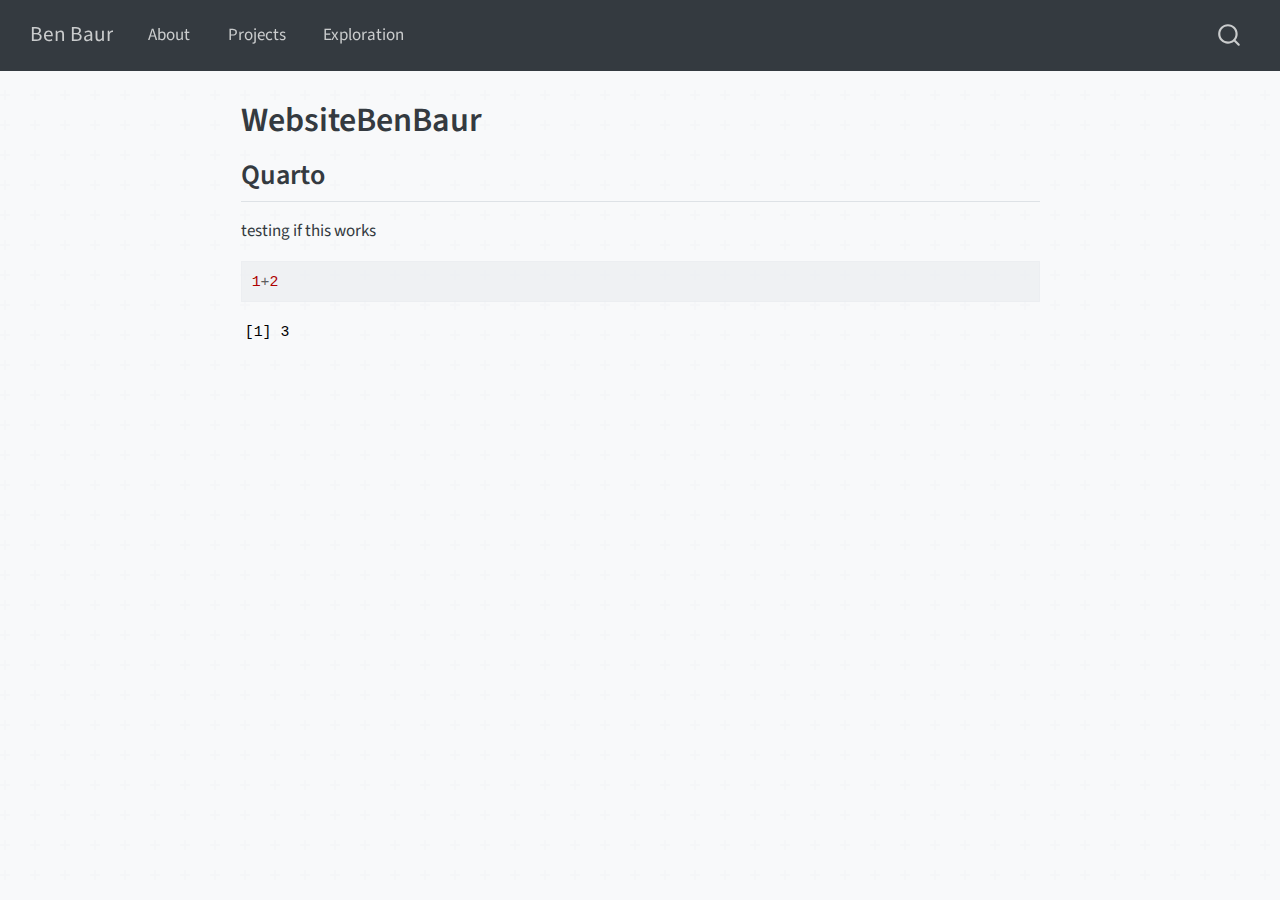
<file: docs/WebsiteBenBaur.html>
<!DOCTYPE html>
<html xmlns="http://www.w3.org/1999/xhtml" lang="en" xml:lang="en"><head>

<meta charset="utf-8">
<meta name="generator" content="quarto-1.7.31">

<meta name="viewport" content="width=device-width, initial-scale=1.0, user-scalable=yes">


<title>WebsiteBenBaur – Ben Baur</title>
<style>
code{white-space: pre-wrap;}
span.smallcaps{font-variant: small-caps;}
div.columns{display: flex; gap: min(4vw, 1.5em);}
div.column{flex: auto; overflow-x: auto;}
div.hanging-indent{margin-left: 1.5em; text-indent: -1.5em;}
ul.task-list{list-style: none;}
ul.task-list li input[type="checkbox"] {
  width: 0.8em;
  margin: 0 0.8em 0.2em -1em; /* quarto-specific, see https://github.com/quarto-dev/quarto-cli/issues/4556 */ 
  vertical-align: middle;
}
/* CSS for syntax highlighting */
html { -webkit-text-size-adjust: 100%; }
pre > code.sourceCode { white-space: pre; position: relative; }
pre > code.sourceCode > span { display: inline-block; line-height: 1.25; }
pre > code.sourceCode > span:empty { height: 1.2em; }
.sourceCode { overflow: visible; }
code.sourceCode > span { color: inherit; text-decoration: inherit; }
div.sourceCode { margin: 1em 0; }
pre.sourceCode { margin: 0; }
@media screen {
div.sourceCode { overflow: auto; }
}
@media print {
pre > code.sourceCode { white-space: pre-wrap; }
pre > code.sourceCode > span { text-indent: -5em; padding-left: 5em; }
}
pre.numberSource code
  { counter-reset: source-line 0; }
pre.numberSource code > span
  { position: relative; left: -4em; counter-increment: source-line; }
pre.numberSource code > span > a:first-child::before
  { content: counter(source-line);
    position: relative; left: -1em; text-align: right; vertical-align: baseline;
    border: none; display: inline-block;
    -webkit-touch-callout: none; -webkit-user-select: none;
    -khtml-user-select: none; -moz-user-select: none;
    -ms-user-select: none; user-select: none;
    padding: 0 4px; width: 4em;
  }
pre.numberSource { margin-left: 3em;  padding-left: 4px; }
div.sourceCode
  {   }
@media screen {
pre > code.sourceCode > span > a:first-child::before { text-decoration: underline; }
}
</style>


<script src="site_libs/quarto-nav/quarto-nav.js"></script>
<script src="site_libs/quarto-nav/headroom.min.js"></script>
<script src="site_libs/clipboard/clipboard.min.js"></script>
<script src="site_libs/quarto-search/autocomplete.umd.js"></script>
<script src="site_libs/quarto-search/fuse.min.js"></script>
<script src="site_libs/quarto-search/quarto-search.js"></script>
<meta name="quarto:offset" content="./">
<script src="site_libs/quarto-html/quarto.js" type="module"></script>
<script src="site_libs/quarto-html/tabsets/tabsets.js" type="module"></script>
<script src="site_libs/quarto-html/popper.min.js"></script>
<script src="site_libs/quarto-html/tippy.umd.min.js"></script>
<link href="site_libs/quarto-html/tippy.css" rel="stylesheet">
<link href="site_libs/quarto-html/quarto-syntax-highlighting-e1a5c8363afafaef2c763b6775fbf3ca.css" rel="stylesheet" id="quarto-text-highlighting-styles">
<script src="site_libs/bootstrap/bootstrap.min.js"></script>
<link href="site_libs/bootstrap/bootstrap-icons.css" rel="stylesheet">
<link href="site_libs/bootstrap/bootstrap-ad92c8f6789d64c8f40a91dd2b038e8c.min.css" rel="stylesheet" append-hash="true" id="quarto-bootstrap" data-mode="light">
<script id="quarto-search-options" type="application/json">{
  "location": "navbar",
  "copy-button": false,
  "collapse-after": 3,
  "panel-placement": "end",
  "type": "overlay",
  "limit": 50,
  "keyboard-shortcut": [
    "f",
    "/",
    "s"
  ],
  "show-item-context": false,
  "language": {
    "search-no-results-text": "No results",
    "search-matching-documents-text": "matching documents",
    "search-copy-link-title": "Copy link to search",
    "search-hide-matches-text": "Hide additional matches",
    "search-more-match-text": "more match in this document",
    "search-more-matches-text": "more matches in this document",
    "search-clear-button-title": "Clear",
    "search-text-placeholder": "",
    "search-detached-cancel-button-title": "Cancel",
    "search-submit-button-title": "Submit",
    "search-label": "Search"
  }
}</script>


<link rel="stylesheet" href="styles.css">
</head>

<body class="nav-fixed fullcontent quarto-light">

<div id="quarto-search-results"></div>
  <header id="quarto-header" class="headroom fixed-top">
    <nav class="navbar navbar-expand-lg " data-bs-theme="dark">
      <div class="navbar-container container-fluid">
      <div class="navbar-brand-container mx-auto">
    <a class="navbar-brand" href="./index.html">
    <span class="navbar-title">Ben Baur</span>
    </a>
  </div>
            <div id="quarto-search" class="" title="Search"></div>
          <button class="navbar-toggler" type="button" data-bs-toggle="collapse" data-bs-target="#navbarCollapse" aria-controls="navbarCollapse" role="menu" aria-expanded="false" aria-label="Toggle navigation" onclick="if (window.quartoToggleHeadroom) { window.quartoToggleHeadroom(); }">
  <span class="navbar-toggler-icon"></span>
</button>
          <div class="collapse navbar-collapse" id="navbarCollapse">
            <ul class="navbar-nav navbar-nav-scroll me-auto">
  <li class="nav-item">
    <a class="nav-link" href="./about.html"> 
<span class="menu-text">About</span></a>
  </li>  
  <li class="nav-item">
    <a class="nav-link" href="./projects.html"> 
<span class="menu-text">Projects</span></a>
  </li>  
  <li class="nav-item">
    <a class="nav-link" href="./exploration.html"> 
<span class="menu-text">Exploration</span></a>
  </li>  
</ul>
          </div> <!-- /navcollapse -->
            <div class="quarto-navbar-tools">
</div>
      </div> <!-- /container-fluid -->
    </nav>
</header>
<!-- content -->
<div id="quarto-content" class="quarto-container page-columns page-rows-contents page-layout-article page-navbar">
<!-- sidebar -->
<!-- margin-sidebar -->
    
<!-- main -->
<main class="content" id="quarto-document-content">

<header id="title-block-header" class="quarto-title-block default">
<div class="quarto-title">
<h1 class="title">WebsiteBenBaur</h1>
</div>



<div class="quarto-title-meta">

    
  
    
  </div>
  


</header>


<section id="quarto" class="level2">
<h2 data-anchor-id="quarto">Quarto</h2>
<p>testing if this works</p>
<div class="cell">
<div class="sourceCode cell-code" id="cb1"><pre class="sourceCode r code-with-copy"><code class="sourceCode r"><span id="cb1-1"><a href="#cb1-1" aria-hidden="true" tabindex="-1"></a><span class="dv">1</span><span class="sc">+</span><span class="dv">2</span></span></code><button title="Copy to Clipboard" class="code-copy-button"><i class="bi"></i></button></pre></div>
<div class="cell-output cell-output-stdout">
<pre><code>[1] 3</code></pre>
</div>
</div>


</section>

</main> <!-- /main -->
<script id="quarto-html-after-body" type="application/javascript">
  window.document.addEventListener("DOMContentLoaded", function (event) {
    const isCodeAnnotation = (el) => {
      for (const clz of el.classList) {
        if (clz.startsWith('code-annotation-')) {                     
          return true;
        }
      }
      return false;
    }
    const onCopySuccess = function(e) {
      // button target
      const button = e.trigger;
      // don't keep focus
      button.blur();
      // flash "checked"
      button.classList.add('code-copy-button-checked');
      var currentTitle = button.getAttribute("title");
      button.setAttribute("title", "Copied!");
      let tooltip;
      if (window.bootstrap) {
        button.setAttribute("data-bs-toggle", "tooltip");
        button.setAttribute("data-bs-placement", "left");
        button.setAttribute("data-bs-title", "Copied!");
        tooltip = new bootstrap.Tooltip(button, 
          { trigger: "manual", 
            customClass: "code-copy-button-tooltip",
            offset: [0, -8]});
        tooltip.show();    
      }
      setTimeout(function() {
        if (tooltip) {
          tooltip.hide();
          button.removeAttribute("data-bs-title");
          button.removeAttribute("data-bs-toggle");
          button.removeAttribute("data-bs-placement");
        }
        button.setAttribute("title", currentTitle);
        button.classList.remove('code-copy-button-checked');
      }, 1000);
      // clear code selection
      e.clearSelection();
    }
    const getTextToCopy = function(trigger) {
        const codeEl = trigger.previousElementSibling.cloneNode(true);
        for (const childEl of codeEl.children) {
          if (isCodeAnnotation(childEl)) {
            childEl.remove();
          }
        }
        return codeEl.innerText;
    }
    const clipboard = new window.ClipboardJS('.code-copy-button:not([data-in-quarto-modal])', {
      text: getTextToCopy
    });
    clipboard.on('success', onCopySuccess);
    if (window.document.getElementById('quarto-embedded-source-code-modal')) {
      const clipboardModal = new window.ClipboardJS('.code-copy-button[data-in-quarto-modal]', {
        text: getTextToCopy,
        container: window.document.getElementById('quarto-embedded-source-code-modal')
      });
      clipboardModal.on('success', onCopySuccess);
    }
      var localhostRegex = new RegExp(/^(?:http|https):\/\/localhost\:?[0-9]*\//);
      var mailtoRegex = new RegExp(/^mailto:/);
        var filterRegex = new RegExp('/' + window.location.host + '/');
      var isInternal = (href) => {
          return filterRegex.test(href) || localhostRegex.test(href) || mailtoRegex.test(href);
      }
      // Inspect non-navigation links and adorn them if external
     var links = window.document.querySelectorAll('a[href]:not(.nav-link):not(.navbar-brand):not(.toc-action):not(.sidebar-link):not(.sidebar-item-toggle):not(.pagination-link):not(.no-external):not([aria-hidden]):not(.dropdown-item):not(.quarto-navigation-tool):not(.about-link)');
      for (var i=0; i<links.length; i++) {
        const link = links[i];
        if (!isInternal(link.href)) {
          // undo the damage that might have been done by quarto-nav.js in the case of
          // links that we want to consider external
          if (link.dataset.originalHref !== undefined) {
            link.href = link.dataset.originalHref;
          }
        }
      }
    function tippyHover(el, contentFn, onTriggerFn, onUntriggerFn) {
      const config = {
        allowHTML: true,
        maxWidth: 500,
        delay: 100,
        arrow: false,
        appendTo: function(el) {
            return el.parentElement;
        },
        interactive: true,
        interactiveBorder: 10,
        theme: 'quarto',
        placement: 'bottom-start',
      };
      if (contentFn) {
        config.content = contentFn;
      }
      if (onTriggerFn) {
        config.onTrigger = onTriggerFn;
      }
      if (onUntriggerFn) {
        config.onUntrigger = onUntriggerFn;
      }
      window.tippy(el, config); 
    }
    const noterefs = window.document.querySelectorAll('a[role="doc-noteref"]');
    for (var i=0; i<noterefs.length; i++) {
      const ref = noterefs[i];
      tippyHover(ref, function() {
        // use id or data attribute instead here
        let href = ref.getAttribute('data-footnote-href') || ref.getAttribute('href');
        try { href = new URL(href).hash; } catch {}
        const id = href.replace(/^#\/?/, "");
        const note = window.document.getElementById(id);
        if (note) {
          return note.innerHTML;
        } else {
          return "";
        }
      });
    }
    const xrefs = window.document.querySelectorAll('a.quarto-xref');
    const processXRef = (id, note) => {
      // Strip column container classes
      const stripColumnClz = (el) => {
        el.classList.remove("page-full", "page-columns");
        if (el.children) {
          for (const child of el.children) {
            stripColumnClz(child);
          }
        }
      }
      stripColumnClz(note)
      if (id === null || id.startsWith('sec-')) {
        // Special case sections, only their first couple elements
        const container = document.createElement("div");
        if (note.children && note.children.length > 2) {
          container.appendChild(note.children[0].cloneNode(true));
          for (let i = 1; i < note.children.length; i++) {
            const child = note.children[i];
            if (child.tagName === "P" && child.innerText === "") {
              continue;
            } else {
              container.appendChild(child.cloneNode(true));
              break;
            }
          }
          if (window.Quarto?.typesetMath) {
            window.Quarto.typesetMath(container);
          }
          return container.innerHTML
        } else {
          if (window.Quarto?.typesetMath) {
            window.Quarto.typesetMath(note);
          }
          return note.innerHTML;
        }
      } else {
        // Remove any anchor links if they are present
        const anchorLink = note.querySelector('a.anchorjs-link');
        if (anchorLink) {
          anchorLink.remove();
        }
        if (window.Quarto?.typesetMath) {
          window.Quarto.typesetMath(note);
        }
        if (note.classList.contains("callout")) {
          return note.outerHTML;
        } else {
          return note.innerHTML;
        }
      }
    }
    for (var i=0; i<xrefs.length; i++) {
      const xref = xrefs[i];
      tippyHover(xref, undefined, function(instance) {
        instance.disable();
        let url = xref.getAttribute('href');
        let hash = undefined; 
        if (url.startsWith('#')) {
          hash = url;
        } else {
          try { hash = new URL(url).hash; } catch {}
        }
        if (hash) {
          const id = hash.replace(/^#\/?/, "");
          const note = window.document.getElementById(id);
          if (note !== null) {
            try {
              const html = processXRef(id, note.cloneNode(true));
              instance.setContent(html);
            } finally {
              instance.enable();
              instance.show();
            }
          } else {
            // See if we can fetch this
            fetch(url.split('#')[0])
            .then(res => res.text())
            .then(html => {
              const parser = new DOMParser();
              const htmlDoc = parser.parseFromString(html, "text/html");
              const note = htmlDoc.getElementById(id);
              if (note !== null) {
                const html = processXRef(id, note);
                instance.setContent(html);
              } 
            }).finally(() => {
              instance.enable();
              instance.show();
            });
          }
        } else {
          // See if we can fetch a full url (with no hash to target)
          // This is a special case and we should probably do some content thinning / targeting
          fetch(url)
          .then(res => res.text())
          .then(html => {
            const parser = new DOMParser();
            const htmlDoc = parser.parseFromString(html, "text/html");
            const note = htmlDoc.querySelector('main.content');
            if (note !== null) {
              // This should only happen for chapter cross references
              // (since there is no id in the URL)
              // remove the first header
              if (note.children.length > 0 && note.children[0].tagName === "HEADER") {
                note.children[0].remove();
              }
              const html = processXRef(null, note);
              instance.setContent(html);
            } 
          }).finally(() => {
            instance.enable();
            instance.show();
          });
        }
      }, function(instance) {
      });
    }
        let selectedAnnoteEl;
        const selectorForAnnotation = ( cell, annotation) => {
          let cellAttr = 'data-code-cell="' + cell + '"';
          let lineAttr = 'data-code-annotation="' +  annotation + '"';
          const selector = 'span[' + cellAttr + '][' + lineAttr + ']';
          return selector;
        }
        const selectCodeLines = (annoteEl) => {
          const doc = window.document;
          const targetCell = annoteEl.getAttribute("data-target-cell");
          const targetAnnotation = annoteEl.getAttribute("data-target-annotation");
          const annoteSpan = window.document.querySelector(selectorForAnnotation(targetCell, targetAnnotation));
          const lines = annoteSpan.getAttribute("data-code-lines").split(",");
          const lineIds = lines.map((line) => {
            return targetCell + "-" + line;
          })
          let top = null;
          let height = null;
          let parent = null;
          if (lineIds.length > 0) {
              //compute the position of the single el (top and bottom and make a div)
              const el = window.document.getElementById(lineIds[0]);
              top = el.offsetTop;
              height = el.offsetHeight;
              parent = el.parentElement.parentElement;
            if (lineIds.length > 1) {
              const lastEl = window.document.getElementById(lineIds[lineIds.length - 1]);
              const bottom = lastEl.offsetTop + lastEl.offsetHeight;
              height = bottom - top;
            }
            if (top !== null && height !== null && parent !== null) {
              // cook up a div (if necessary) and position it 
              let div = window.document.getElementById("code-annotation-line-highlight");
              if (div === null) {
                div = window.document.createElement("div");
                div.setAttribute("id", "code-annotation-line-highlight");
                div.style.position = 'absolute';
                parent.appendChild(div);
              }
              div.style.top = top - 2 + "px";
              div.style.height = height + 4 + "px";
              div.style.left = 0;
              let gutterDiv = window.document.getElementById("code-annotation-line-highlight-gutter");
              if (gutterDiv === null) {
                gutterDiv = window.document.createElement("div");
                gutterDiv.setAttribute("id", "code-annotation-line-highlight-gutter");
                gutterDiv.style.position = 'absolute';
                const codeCell = window.document.getElementById(targetCell);
                const gutter = codeCell.querySelector('.code-annotation-gutter');
                gutter.appendChild(gutterDiv);
              }
              gutterDiv.style.top = top - 2 + "px";
              gutterDiv.style.height = height + 4 + "px";
            }
            selectedAnnoteEl = annoteEl;
          }
        };
        const unselectCodeLines = () => {
          const elementsIds = ["code-annotation-line-highlight", "code-annotation-line-highlight-gutter"];
          elementsIds.forEach((elId) => {
            const div = window.document.getElementById(elId);
            if (div) {
              div.remove();
            }
          });
          selectedAnnoteEl = undefined;
        };
          // Handle positioning of the toggle
      window.addEventListener(
        "resize",
        throttle(() => {
          elRect = undefined;
          if (selectedAnnoteEl) {
            selectCodeLines(selectedAnnoteEl);
          }
        }, 10)
      );
      function throttle(fn, ms) {
      let throttle = false;
      let timer;
        return (...args) => {
          if(!throttle) { // first call gets through
              fn.apply(this, args);
              throttle = true;
          } else { // all the others get throttled
              if(timer) clearTimeout(timer); // cancel #2
              timer = setTimeout(() => {
                fn.apply(this, args);
                timer = throttle = false;
              }, ms);
          }
        };
      }
        // Attach click handler to the DT
        const annoteDls = window.document.querySelectorAll('dt[data-target-cell]');
        for (const annoteDlNode of annoteDls) {
          annoteDlNode.addEventListener('click', (event) => {
            const clickedEl = event.target;
            if (clickedEl !== selectedAnnoteEl) {
              unselectCodeLines();
              const activeEl = window.document.querySelector('dt[data-target-cell].code-annotation-active');
              if (activeEl) {
                activeEl.classList.remove('code-annotation-active');
              }
              selectCodeLines(clickedEl);
              clickedEl.classList.add('code-annotation-active');
            } else {
              // Unselect the line
              unselectCodeLines();
              clickedEl.classList.remove('code-annotation-active');
            }
          });
        }
    const findCites = (el) => {
      const parentEl = el.parentElement;
      if (parentEl) {
        const cites = parentEl.dataset.cites;
        if (cites) {
          return {
            el,
            cites: cites.split(' ')
          };
        } else {
          return findCites(el.parentElement)
        }
      } else {
        return undefined;
      }
    };
    var bibliorefs = window.document.querySelectorAll('a[role="doc-biblioref"]');
    for (var i=0; i<bibliorefs.length; i++) {
      const ref = bibliorefs[i];
      const citeInfo = findCites(ref);
      if (citeInfo) {
        tippyHover(citeInfo.el, function() {
          var popup = window.document.createElement('div');
          citeInfo.cites.forEach(function(cite) {
            var citeDiv = window.document.createElement('div');
            citeDiv.classList.add('hanging-indent');
            citeDiv.classList.add('csl-entry');
            var biblioDiv = window.document.getElementById('ref-' + cite);
            if (biblioDiv) {
              citeDiv.innerHTML = biblioDiv.innerHTML;
            }
            popup.appendChild(citeDiv);
          });
          return popup.innerHTML;
        });
      }
    }
  });
  </script>
</div> <!-- /content -->




</body></html>
</file>
<file: index_files/libs/quarto-html/tippy.css>
.tippy-box[data-animation=fade][data-state=hidden]{opacity:0}[data-tippy-root]{max-width:calc(100vw - 10px)}.tippy-box{position:relative;background-color:#333;color:#fff;border-radius:4px;font-size:14px;line-height:1.4;white-space:normal;outline:0;transition-property:transform,visibility,opacity}.tippy-box[data-placement^=top]>.tippy-arrow{bottom:0}.tippy-box[data-placement^=top]>.tippy-arrow:before{bottom:-7px;left:0;border-width:8px 8px 0;border-top-color:initial;transform-origin:center top}.tippy-box[data-placement^=bottom]>.tippy-arrow{top:0}.tippy-box[data-placement^=bottom]>.tippy-arrow:before{top:-7px;left:0;border-width:0 8px 8px;border-bottom-color:initial;transform-origin:center bottom}.tippy-box[data-placement^=left]>.tippy-arrow{right:0}.tippy-box[data-placement^=left]>.tippy-arrow:before{border-width:8px 0 8px 8px;border-left-color:initial;right:-7px;transform-origin:center left}.tippy-box[data-placement^=right]>.tippy-arrow{left:0}.tippy-box[data-placement^=right]>.tippy-arrow:before{left:-7px;border-width:8px 8px 8px 0;border-right-color:initial;transform-origin:center right}.tippy-box[data-inertia][data-state=visible]{transition-timing-function:cubic-bezier(.54,1.5,.38,1.11)}.tippy-arrow{width:16px;height:16px;color:#333}.tippy-arrow:before{content:"";position:absolute;border-color:transparent;border-style:solid}.tippy-content{position:relative;padding:5px 9px;z-index:1}
</file>
<file: index_files/libs/quarto-html/quarto-syntax-highlighting-e1a5c8363afafaef2c763b6775fbf3ca.css>
/* quarto syntax highlight colors */
:root {
  --quarto-hl-ot-color: #003B4F;
  --quarto-hl-at-color: #657422;
  --quarto-hl-ss-color: #20794D;
  --quarto-hl-an-color: #5E5E5E;
  --quarto-hl-fu-color: #4758AB;
  --quarto-hl-st-color: #20794D;
  --quarto-hl-cf-color: #003B4F;
  --quarto-hl-op-color: #5E5E5E;
  --quarto-hl-er-color: #AD0000;
  --quarto-hl-bn-color: #AD0000;
  --quarto-hl-al-color: #AD0000;
  --quarto-hl-va-color: #111111;
  --quarto-hl-bu-color: inherit;
  --quarto-hl-ex-color: inherit;
  --quarto-hl-pp-color: #AD0000;
  --quarto-hl-in-color: #5E5E5E;
  --quarto-hl-vs-color: #20794D;
  --quarto-hl-wa-color: #5E5E5E;
  --quarto-hl-do-color: #5E5E5E;
  --quarto-hl-im-color: #00769E;
  --quarto-hl-ch-color: #20794D;
  --quarto-hl-dt-color: #AD0000;
  --quarto-hl-fl-color: #AD0000;
  --quarto-hl-co-color: #5E5E5E;
  --quarto-hl-cv-color: #5E5E5E;
  --quarto-hl-cn-color: #8f5902;
  --quarto-hl-sc-color: #5E5E5E;
  --quarto-hl-dv-color: #AD0000;
  --quarto-hl-kw-color: #003B4F;
}

/* other quarto variables */
:root {
  --quarto-font-monospace: SFMono-Regular, Menlo, Monaco, Consolas, "Liberation Mono", "Courier New", monospace;
}

/* syntax highlight based on Pandoc's rules */
pre > code.sourceCode > span {
  color: #003B4F;
}

code.sourceCode > span {
  color: #003B4F;
}

div.sourceCode,
div.sourceCode pre.sourceCode {
  color: #003B4F;
}

/* Normal */
code span {
  color: #003B4F;
}

/* Alert */
code span.al {
  color: #AD0000;
  font-style: inherit;
}

/* Annotation */
code span.an {
  color: #5E5E5E;
  font-style: inherit;
}

/* Attribute */
code span.at {
  color: #657422;
  font-style: inherit;
}

/* BaseN */
code span.bn {
  color: #AD0000;
  font-style: inherit;
}

/* BuiltIn */
code span.bu {
  font-style: inherit;
}

/* ControlFlow */
code span.cf {
  color: #003B4F;
  font-weight: bold;
  font-style: inherit;
}

/* Char */
code span.ch {
  color: #20794D;
  font-style: inherit;
}

/* Constant */
code span.cn {
  color: #8f5902;
  font-style: inherit;
}

/* Comment */
code span.co {
  color: #5E5E5E;
  font-style: inherit;
}

/* CommentVar */
code span.cv {
  color: #5E5E5E;
  font-style: italic;
}

/* Documentation */
code span.do {
  color: #5E5E5E;
  font-style: italic;
}

/* DataType */
code span.dt {
  color: #AD0000;
  font-style: inherit;
}

/* DecVal */
code span.dv {
  color: #AD0000;
  font-style: inherit;
}

/* Error */
code span.er {
  color: #AD0000;
  font-style: inherit;
}

/* Extension */
code span.ex {
  font-style: inherit;
}

/* Float */
code span.fl {
  color: #AD0000;
  font-style: inherit;
}

/* Function */
code span.fu {
  color: #4758AB;
  font-style: inherit;
}

/* Import */
code span.im {
  color: #00769E;
  font-style: inherit;
}

/* Information */
code span.in {
  color: #5E5E5E;
  font-style: inherit;
}

/* Keyword */
code span.kw {
  color: #003B4F;
  font-weight: bold;
  font-style: inherit;
}

/* Operator */
code span.op {
  color: #5E5E5E;
  font-style: inherit;
}

/* Other */
code span.ot {
  color: #003B4F;
  font-style: inherit;
}

/* Preprocessor */
code span.pp {
  color: #AD0000;
  font-style: inherit;
}

/* SpecialChar */
code span.sc {
  color: #5E5E5E;
  font-style: inherit;
}

/* SpecialString */
code span.ss {
  color: #20794D;
  font-style: inherit;
}

/* String */
code span.st {
  color: #20794D;
  font-style: inherit;
}

/* Variable */
code span.va {
  color: #111111;
  font-style: inherit;
}

/* VerbatimString */
code span.vs {
  color: #20794D;
  font-style: inherit;
}

/* Warning */
code span.wa {
  color: #5E5E5E;
  font-style: italic;
}

.prevent-inlining {
  content: "</";
}

/*# sourceMappingURL=c735b2cac6c846c1abc72f5ce1520814.css.map */
</file>
<file: docs/site_libs/quarto-html/tippy.css>
.tippy-box[data-animation=fade][data-state=hidden]{opacity:0}[data-tippy-root]{max-width:calc(100vw - 10px)}.tippy-box{position:relative;background-color:#333;color:#fff;border-radius:4px;font-size:14px;line-height:1.4;white-space:normal;outline:0;transition-property:transform,visibility,opacity}.tippy-box[data-placement^=top]>.tippy-arrow{bottom:0}.tippy-box[data-placement^=top]>.tippy-arrow:before{bottom:-7px;left:0;border-width:8px 8px 0;border-top-color:initial;transform-origin:center top}.tippy-box[data-placement^=bottom]>.tippy-arrow{top:0}.tippy-box[data-placement^=bottom]>.tippy-arrow:before{top:-7px;left:0;border-width:0 8px 8px;border-bottom-color:initial;transform-origin:center bottom}.tippy-box[data-placement^=left]>.tippy-arrow{right:0}.tippy-box[data-placement^=left]>.tippy-arrow:before{border-width:8px 0 8px 8px;border-left-color:initial;right:-7px;transform-origin:center left}.tippy-box[data-placement^=right]>.tippy-arrow{left:0}.tippy-box[data-placement^=right]>.tippy-arrow:before{left:-7px;border-width:8px 8px 8px 0;border-right-color:initial;transform-origin:center right}.tippy-box[data-inertia][data-state=visible]{transition-timing-function:cubic-bezier(.54,1.5,.38,1.11)}.tippy-arrow{width:16px;height:16px;color:#333}.tippy-arrow:before{content:"";position:absolute;border-color:transparent;border-style:solid}.tippy-content{position:relative;padding:5px 9px;z-index:1}
</file>
<file: docs/site_libs/quarto-html/quarto-syntax-highlighting-e1a5c8363afafaef2c763b6775fbf3ca.css>
/* quarto syntax highlight colors */
:root {
  --quarto-hl-ot-color: #003B4F;
  --quarto-hl-at-color: #657422;
  --quarto-hl-ss-color: #20794D;
  --quarto-hl-an-color: #5E5E5E;
  --quarto-hl-fu-color: #4758AB;
  --quarto-hl-st-color: #20794D;
  --quarto-hl-cf-color: #003B4F;
  --quarto-hl-op-color: #5E5E5E;
  --quarto-hl-er-color: #AD0000;
  --quarto-hl-bn-color: #AD0000;
  --quarto-hl-al-color: #AD0000;
  --quarto-hl-va-color: #111111;
  --quarto-hl-bu-color: inherit;
  --quarto-hl-ex-color: inherit;
  --quarto-hl-pp-color: #AD0000;
  --quarto-hl-in-color: #5E5E5E;
  --quarto-hl-vs-color: #20794D;
  --quarto-hl-wa-color: #5E5E5E;
  --quarto-hl-do-color: #5E5E5E;
  --quarto-hl-im-color: #00769E;
  --quarto-hl-ch-color: #20794D;
  --quarto-hl-dt-color: #AD0000;
  --quarto-hl-fl-color: #AD0000;
  --quarto-hl-co-color: #5E5E5E;
  --quarto-hl-cv-color: #5E5E5E;
  --quarto-hl-cn-color: #8f5902;
  --quarto-hl-sc-color: #5E5E5E;
  --quarto-hl-dv-color: #AD0000;
  --quarto-hl-kw-color: #003B4F;
}

/* other quarto variables */
:root {
  --quarto-font-monospace: SFMono-Regular, Menlo, Monaco, Consolas, "Liberation Mono", "Courier New", monospace;
}

/* syntax highlight based on Pandoc's rules */
pre > code.sourceCode > span {
  color: #003B4F;
}

code.sourceCode > span {
  color: #003B4F;
}

div.sourceCode,
div.sourceCode pre.sourceCode {
  color: #003B4F;
}

/* Normal */
code span {
  color: #003B4F;
}

/* Alert */
code span.al {
  color: #AD0000;
  font-style: inherit;
}

/* Annotation */
code span.an {
  color: #5E5E5E;
  font-style: inherit;
}

/* Attribute */
code span.at {
  color: #657422;
  font-style: inherit;
}

/* BaseN */
code span.bn {
  color: #AD0000;
  font-style: inherit;
}

/* BuiltIn */
code span.bu {
  font-style: inherit;
}

/* ControlFlow */
code span.cf {
  color: #003B4F;
  font-weight: bold;
  font-style: inherit;
}

/* Char */
code span.ch {
  color: #20794D;
  font-style: inherit;
}

/* Constant */
code span.cn {
  color: #8f5902;
  font-style: inherit;
}

/* Comment */
code span.co {
  color: #5E5E5E;
  font-style: inherit;
}

/* CommentVar */
code span.cv {
  color: #5E5E5E;
  font-style: italic;
}

/* Documentation */
code span.do {
  color: #5E5E5E;
  font-style: italic;
}

/* DataType */
code span.dt {
  color: #AD0000;
  font-style: inherit;
}

/* DecVal */
code span.dv {
  color: #AD0000;
  font-style: inherit;
}

/* Error */
code span.er {
  color: #AD0000;
  font-style: inherit;
}

/* Extension */
code span.ex {
  font-style: inherit;
}

/* Float */
code span.fl {
  color: #AD0000;
  font-style: inherit;
}

/* Function */
code span.fu {
  color: #4758AB;
  font-style: inherit;
}

/* Import */
code span.im {
  color: #00769E;
  font-style: inherit;
}

/* Information */
code span.in {
  color: #5E5E5E;
  font-style: inherit;
}

/* Keyword */
code span.kw {
  color: #003B4F;
  font-weight: bold;
  font-style: inherit;
}

/* Operator */
code span.op {
  color: #5E5E5E;
  font-style: inherit;
}

/* Other */
code span.ot {
  color: #003B4F;
  font-style: inherit;
}

/* Preprocessor */
code span.pp {
  color: #AD0000;
  font-style: inherit;
}

/* SpecialChar */
code span.sc {
  color: #5E5E5E;
  font-style: inherit;
}

/* SpecialString */
code span.ss {
  color: #20794D;
  font-style: inherit;
}

/* String */
code span.st {
  color: #20794D;
  font-style: inherit;
}

/* Variable */
code span.va {
  color: #111111;
  font-style: inherit;
}

/* VerbatimString */
code span.vs {
  color: #20794D;
  font-style: inherit;
}

/* Warning */
code span.wa {
  color: #5E5E5E;
  font-style: italic;
}

.prevent-inlining {
  content: "</";
}

/*# sourceMappingURL=c735b2cac6c846c1abc72f5ce1520814.css.map */
</file>
<file: docs/styles.css>
/* Background pattern */
body {
  background-color: #f8f9fa;
  background-image: url("data:image/svg+xml,%3Csvg width='60' height='60' viewBox='0 0 60 60' xmlns='http://www.w3.org/2000/svg'%3E%3Cg fill='none' fill-rule='evenodd'%3E%3Cg fill='%23e9ecef' fill-opacity='0.2'%3E%3Cpath d='M36 34v-4h-2v4h-4v2h4v4h2v-4h4v-2h-4zm0-30V0h-2v4h-4v2h4v4h2V6h4V4h-4zM6 34v-4H4v4H0v2h4v4h2v-4h4v-2H6zM6 4V0H4v4H0v2h4v4h2V6h4V4H6z'/%3E%3C/g%3E%3C/g%3E%3C/svg%3E");
}

/* Horizontal navbar spacing */
.navbar {
  padding: 0.8rem 1rem;
}

.navbar-nav {
  flex-direction: row;
}

.nav-item {
  margin: 0 0.5rem;
}

/* Content card */
#main-content {
  background: white;
  border-radius: 8px;
  box-shadow: 0 2px 4px rgba(0,0,0,0.1);
  padding: 2rem;
  margin: 2rem auto;
  max-width: 900px;
}

/* Lightbox image + caption container */
.lightbox-container {
  display: inline-block;          /* shrink-wrap to image width */
  max-width: 100%;                /* responsive */
  text-align: center;             /* center caption */
  margin-bottom: 1em;             /* spacing below */
}

.lightbox-container img {
  width: 300px;
  height: 200px;
  object-fit: cover;
  border-radius: 4px;
  display: block;
  margin-left: auto;
  margin-right: auto;
}

.lightbox-container .caption {
  font-size: 0.85em;              /* smaller text */
  color: #888888;                 /* light gray */
  margin-top: 0.25em;             /* space above caption */
  max-width: 100%;                /* limit width to container */
  overflow-wrap: break-word;     /* break long words */
}
.map-section {
  margin-top: 3rem;
}

.map-container {
  max-width: 100%;
  border-radius: 8px;
  overflow: hidden;
  box-shadow: 0 2px 6px rgba(0, 0, 0, 0.15);
}
.caption {
  font-size: 0.85rem; 
  color: #555; 
  margin-top: 0.3rem;
}
</file>
<file: WebsiteBenBaur_files/libs/quarto-html/tippy.css>
.tippy-box[data-animation=fade][data-state=hidden]{opacity:0}[data-tippy-root]{max-width:calc(100vw - 10px)}.tippy-box{position:relative;background-color:#333;color:#fff;border-radius:4px;font-size:14px;line-height:1.4;white-space:normal;outline:0;transition-property:transform,visibility,opacity}.tippy-box[data-placement^=top]>.tippy-arrow{bottom:0}.tippy-box[data-placement^=top]>.tippy-arrow:before{bottom:-7px;left:0;border-width:8px 8px 0;border-top-color:initial;transform-origin:center top}.tippy-box[data-placement^=bottom]>.tippy-arrow{top:0}.tippy-box[data-placement^=bottom]>.tippy-arrow:before{top:-7px;left:0;border-width:0 8px 8px;border-bottom-color:initial;transform-origin:center bottom}.tippy-box[data-placement^=left]>.tippy-arrow{right:0}.tippy-box[data-placement^=left]>.tippy-arrow:before{border-width:8px 0 8px 8px;border-left-color:initial;right:-7px;transform-origin:center left}.tippy-box[data-placement^=right]>.tippy-arrow{left:0}.tippy-box[data-placement^=right]>.tippy-arrow:before{left:-7px;border-width:8px 8px 8px 0;border-right-color:initial;transform-origin:center right}.tippy-box[data-inertia][data-state=visible]{transition-timing-function:cubic-bezier(.54,1.5,.38,1.11)}.tippy-arrow{width:16px;height:16px;color:#333}.tippy-arrow:before{content:"";position:absolute;border-color:transparent;border-style:solid}.tippy-content{position:relative;padding:5px 9px;z-index:1}
</file>
<file: WebsiteBenBaur_files/libs/quarto-html/quarto-syntax-highlighting-e1a5c8363afafaef2c763b6775fbf3ca.css>
/* quarto syntax highlight colors */
:root {
  --quarto-hl-ot-color: #003B4F;
  --quarto-hl-at-color: #657422;
  --quarto-hl-ss-color: #20794D;
  --quarto-hl-an-color: #5E5E5E;
  --quarto-hl-fu-color: #4758AB;
  --quarto-hl-st-color: #20794D;
  --quarto-hl-cf-color: #003B4F;
  --quarto-hl-op-color: #5E5E5E;
  --quarto-hl-er-color: #AD0000;
  --quarto-hl-bn-color: #AD0000;
  --quarto-hl-al-color: #AD0000;
  --quarto-hl-va-color: #111111;
  --quarto-hl-bu-color: inherit;
  --quarto-hl-ex-color: inherit;
  --quarto-hl-pp-color: #AD0000;
  --quarto-hl-in-color: #5E5E5E;
  --quarto-hl-vs-color: #20794D;
  --quarto-hl-wa-color: #5E5E5E;
  --quarto-hl-do-color: #5E5E5E;
  --quarto-hl-im-color: #00769E;
  --quarto-hl-ch-color: #20794D;
  --quarto-hl-dt-color: #AD0000;
  --quarto-hl-fl-color: #AD0000;
  --quarto-hl-co-color: #5E5E5E;
  --quarto-hl-cv-color: #5E5E5E;
  --quarto-hl-cn-color: #8f5902;
  --quarto-hl-sc-color: #5E5E5E;
  --quarto-hl-dv-color: #AD0000;
  --quarto-hl-kw-color: #003B4F;
}

/* other quarto variables */
:root {
  --quarto-font-monospace: SFMono-Regular, Menlo, Monaco, Consolas, "Liberation Mono", "Courier New", monospace;
}

/* syntax highlight based on Pandoc's rules */
pre > code.sourceCode > span {
  color: #003B4F;
}

code.sourceCode > span {
  color: #003B4F;
}

div.sourceCode,
div.sourceCode pre.sourceCode {
  color: #003B4F;
}

/* Normal */
code span {
  color: #003B4F;
}

/* Alert */
code span.al {
  color: #AD0000;
  font-style: inherit;
}

/* Annotation */
code span.an {
  color: #5E5E5E;
  font-style: inherit;
}

/* Attribute */
code span.at {
  color: #657422;
  font-style: inherit;
}

/* BaseN */
code span.bn {
  color: #AD0000;
  font-style: inherit;
}

/* BuiltIn */
code span.bu {
  font-style: inherit;
}

/* ControlFlow */
code span.cf {
  color: #003B4F;
  font-weight: bold;
  font-style: inherit;
}

/* Char */
code span.ch {
  color: #20794D;
  font-style: inherit;
}

/* Constant */
code span.cn {
  color: #8f5902;
  font-style: inherit;
}

/* Comment */
code span.co {
  color: #5E5E5E;
  font-style: inherit;
}

/* CommentVar */
code span.cv {
  color: #5E5E5E;
  font-style: italic;
}

/* Documentation */
code span.do {
  color: #5E5E5E;
  font-style: italic;
}

/* DataType */
code span.dt {
  color: #AD0000;
  font-style: inherit;
}

/* DecVal */
code span.dv {
  color: #AD0000;
  font-style: inherit;
}

/* Error */
code span.er {
  color: #AD0000;
  font-style: inherit;
}

/* Extension */
code span.ex {
  font-style: inherit;
}

/* Float */
code span.fl {
  color: #AD0000;
  font-style: inherit;
}

/* Function */
code span.fu {
  color: #4758AB;
  font-style: inherit;
}

/* Import */
code span.im {
  color: #00769E;
  font-style: inherit;
}

/* Information */
code span.in {
  color: #5E5E5E;
  font-style: inherit;
}

/* Keyword */
code span.kw {
  color: #003B4F;
  font-weight: bold;
  font-style: inherit;
}

/* Operator */
code span.op {
  color: #5E5E5E;
  font-style: inherit;
}

/* Other */
code span.ot {
  color: #003B4F;
  font-style: inherit;
}

/* Preprocessor */
code span.pp {
  color: #AD0000;
  font-style: inherit;
}

/* SpecialChar */
code span.sc {
  color: #5E5E5E;
  font-style: inherit;
}

/* SpecialString */
code span.ss {
  color: #20794D;
  font-style: inherit;
}

/* String */
code span.st {
  color: #20794D;
  font-style: inherit;
}

/* Variable */
code span.va {
  color: #111111;
  font-style: inherit;
}

/* VerbatimString */
code span.vs {
  color: #20794D;
  font-style: inherit;
}

/* Warning */
code span.wa {
  color: #5E5E5E;
  font-style: italic;
}

.prevent-inlining {
  content: "</";
}

/*# sourceMappingURL=c735b2cac6c846c1abc72f5ce1520814.css.map */
</file>
